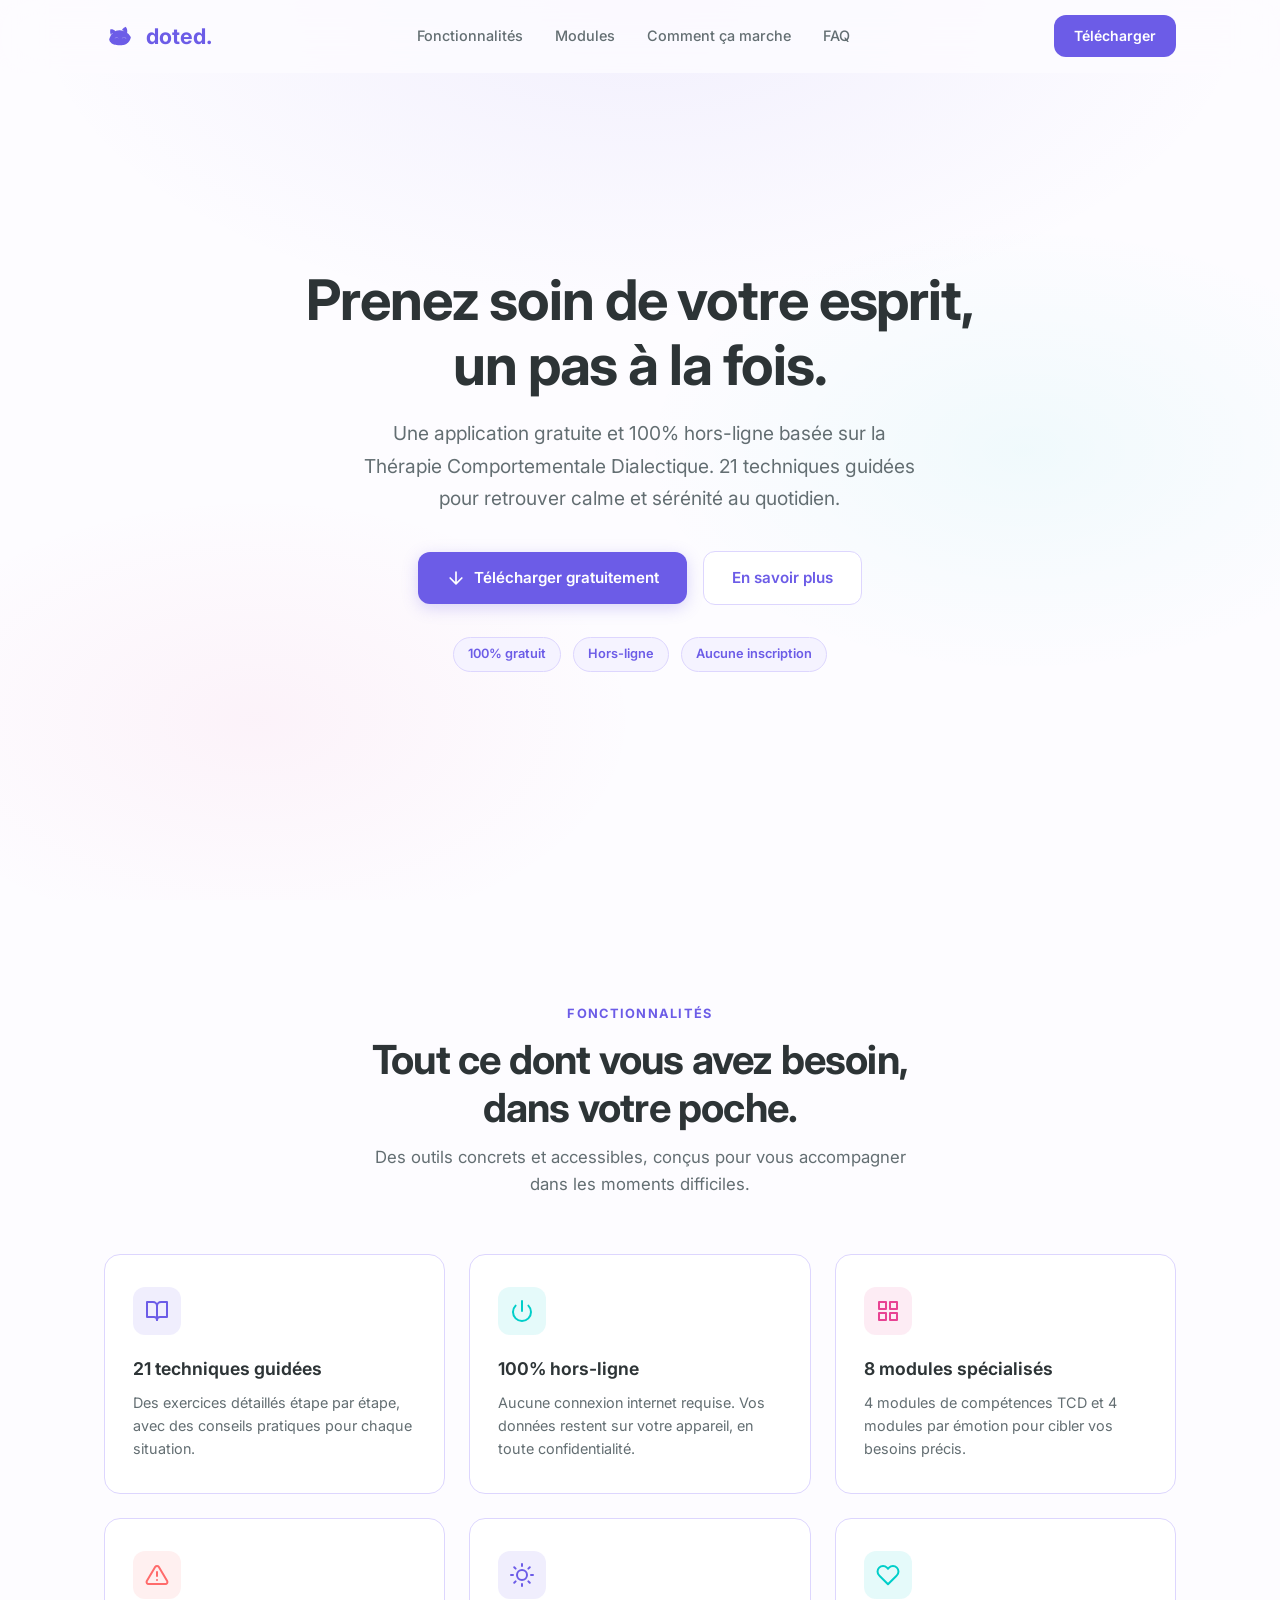
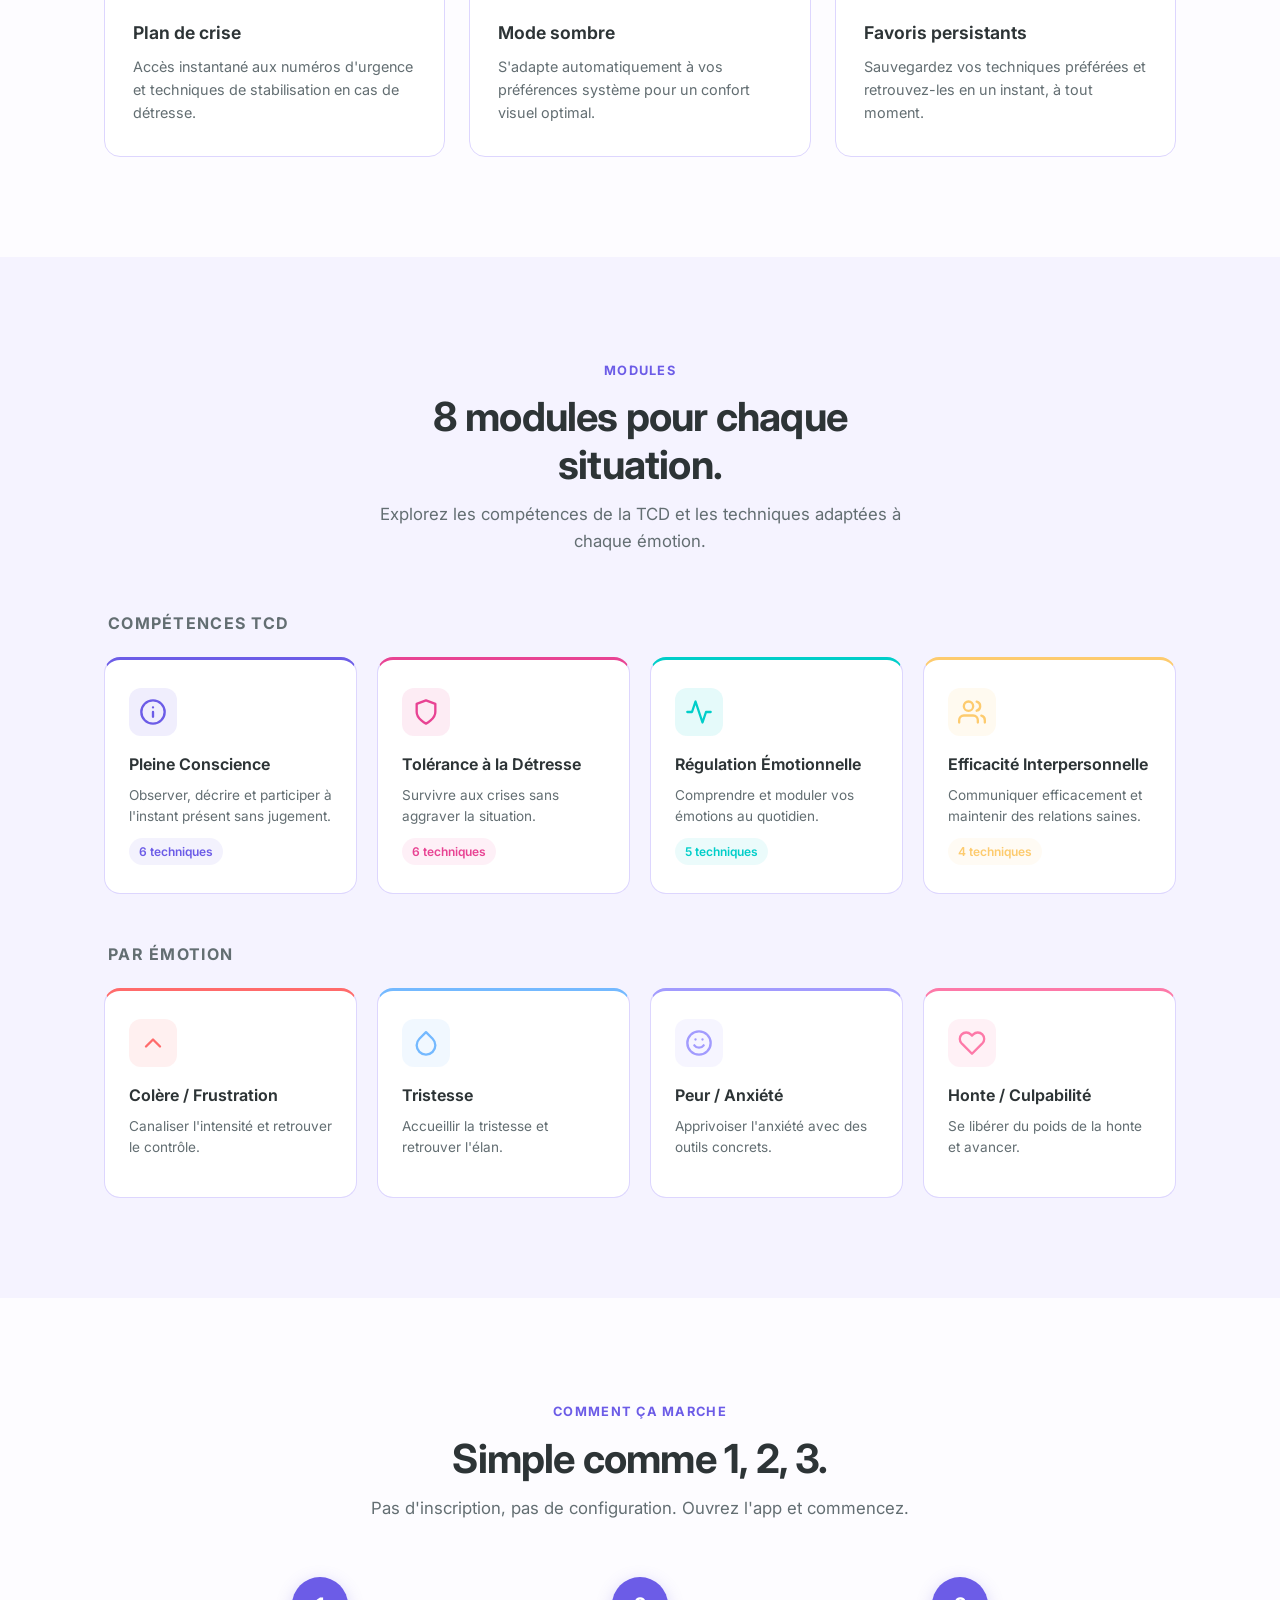
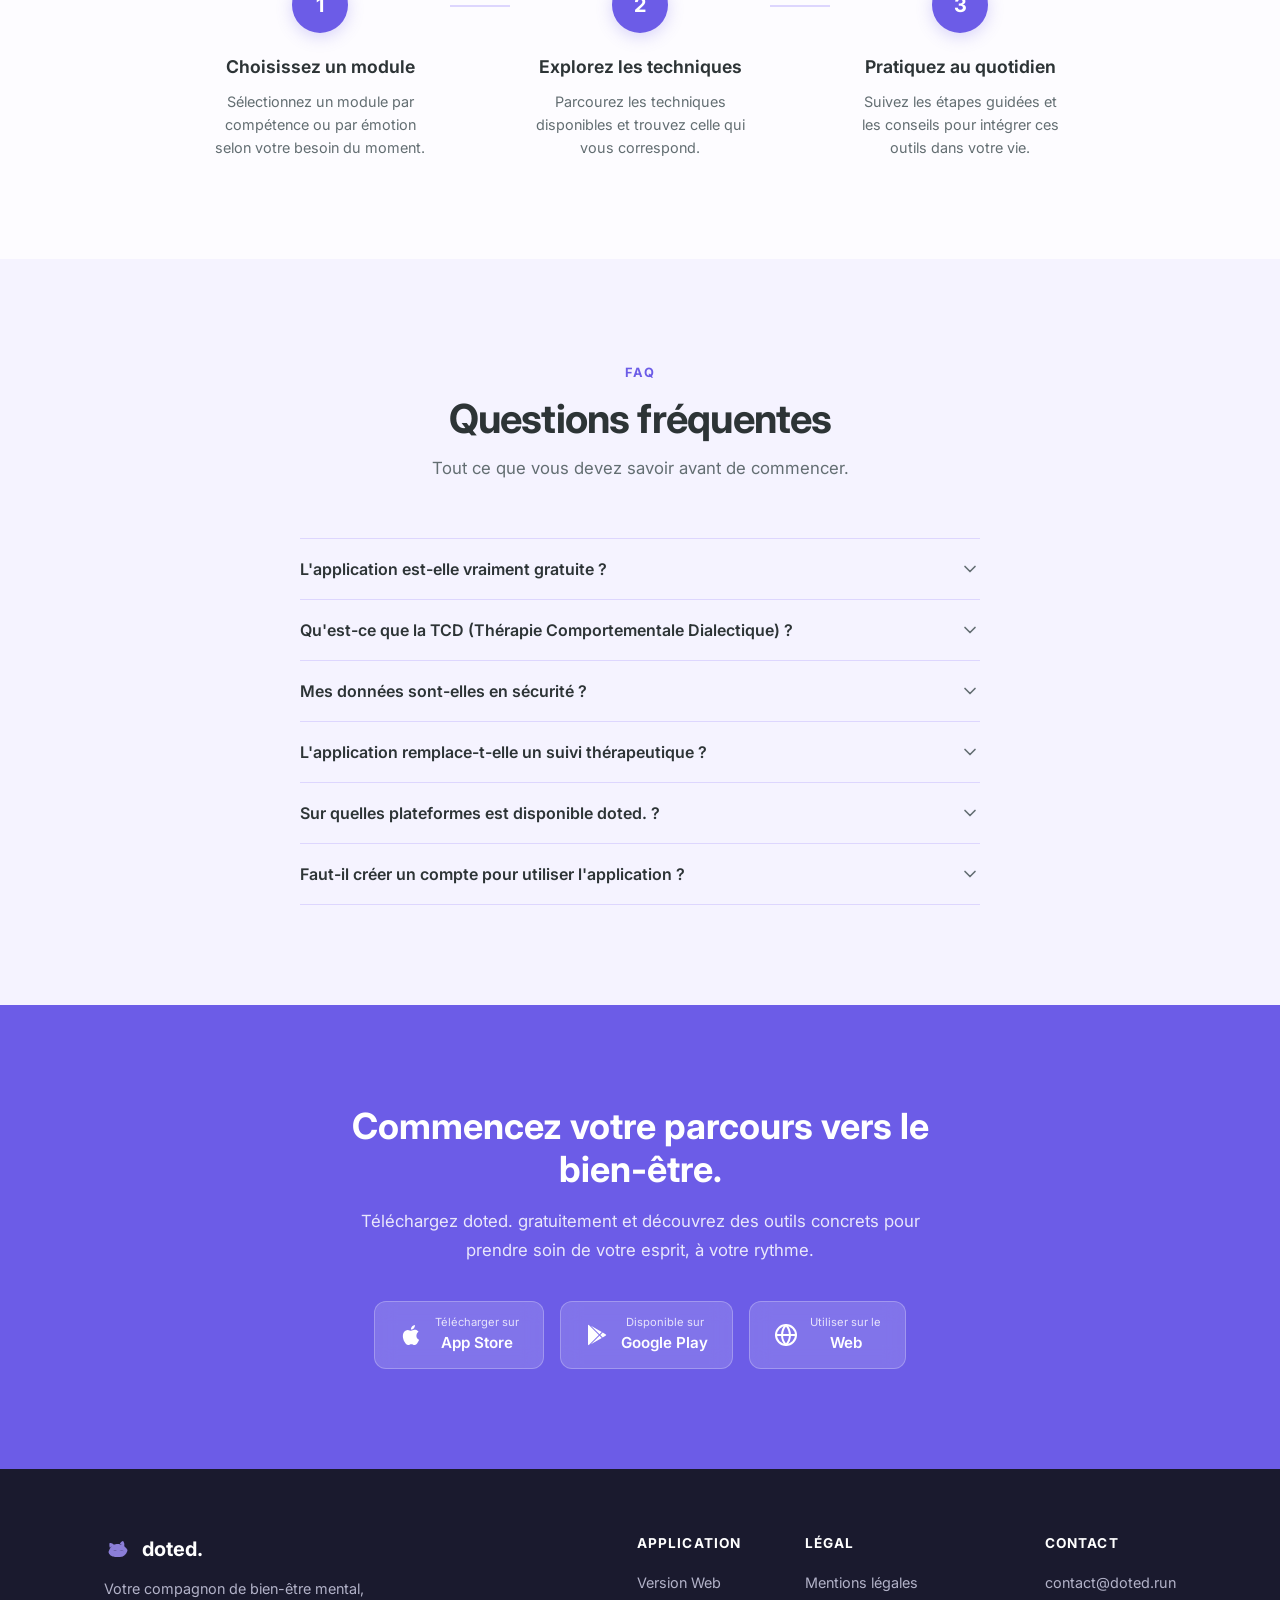
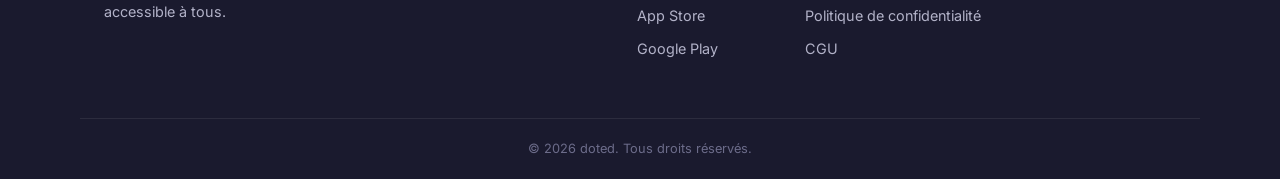
<file: index.html>
<!DOCTYPE html>
<html lang="fr">
<head>
  <meta charset="UTF-8">
  <meta name="viewport" content="width=device-width, initial-scale=1.0">
  <title>doted. — Votre compagnon de bien-être mental</title>
  <meta name="description" content="doted. est une application gratuite et 100% hors-ligne basée sur la Thérapie Comportementale Dialectique (TCD). 21 techniques guidées pour prendre soin de votre esprit.">
  <meta name="theme-color" content="#6C5CE7">
  <link rel="preconnect" href="https://fonts.googleapis.com">
  <link rel="preconnect" href="https://fonts.gstatic.com" crossorigin>
  <link href="https://fonts.googleapis.com/css2?family=Inter:wght@400;500;600;700&display=swap" rel="stylesheet">
  <link rel="icon" type="image/svg+xml" href="assets/favicon.svg">
  <link rel="stylesheet" href="style.css">
</head>
<body>

  <!-- ==================== NAVBAR ==================== -->
  <nav class="navbar" id="navbar">
    <div class="nav-container">
      <a href="#" class="nav-logo">
        <svg class="nav-logo-icon" viewBox="0 0 27 39" fill="currentColor" xmlns="http://www.w3.org/2000/svg">
          <path fill-rule="evenodd" clip-rule="evenodd" d="M5.09692 15.5294C5.06227 15.5403 5.03079 15.5451 5.00421 15.5593C4.79521 15.6713 4.58203 15.7766 4.38001 15.9006C4.14262 16.0463 3.91343 16.2063 3.70638 16.3967C3.62786 16.469 3.54246 16.5334 3.46013 16.6012C3.45165 16.6081 3.44195 16.6136 3.43401 16.6212C3.20019 16.8442 2.95182 17.0523 2.75923 17.3173C2.71891 17.3728 2.66902 17.421 2.62507 17.4738C2.5354 17.5817 2.44709 17.6907 2.3576 17.7987C2.33197 17.8296 2.31129 17.8774 2.26448 17.8682C2.22103 17.8597 2.20865 17.8133 2.19336 17.7739C2.14556 17.6502 2.09526 17.5275 2.04668 17.4042C1.95646 17.1751 1.88058 16.9411 1.82003 16.702C1.80234 16.6322 1.78724 16.5615 1.76451 16.4934C1.70795 16.3243 1.68478 16.148 1.65416 15.9735C1.62364 15.7992 1.59379 15.6242 1.57637 15.4482C1.55156 15.1974 1.5102 14.9483 1.51161 14.6946C1.5146 14.1584 1.51034 13.622 1.51374 13.0858C1.51455 12.9566 1.52208 12.8251 1.54785 12.6992C1.5756 12.5635 1.58227 12.4261 1.60363 12.2904C1.60876 12.2576 1.61715 12.2254 1.62309 12.1927C1.6552 12.0155 1.68564 11.838 1.71984 11.6612C1.72923 11.6127 1.74728 11.5654 1.76529 11.5192C1.80035 11.429 1.83813 11.34 1.87786 11.2431C1.90548 11.2411 1.93746 11.2367 1.96948 11.2367C2.31755 11.2362 2.66571 11.232 3.01369 11.2376C3.32538 11.2426 3.62918 11.308 3.92998 11.3867C4.17468 11.4507 4.41752 11.5226 4.66327 11.582C4.8886 11.6364 5.10232 11.7249 5.32094 11.7989C5.54519 11.8747 5.74834 11.9987 5.95843 12.1065C6.06983 12.1636 6.18172 12.2196 6.29344 12.2761C6.36642 12.3128 6.44166 12.3456 6.51197 12.387C6.58458 12.4299 6.65362 12.4794 6.72206 12.5291C6.80837 12.5916 6.89269 12.657 6.97755 12.7216C7.22112 12.9069 7.43099 13.1285 7.62711 13.3631C7.6965 13.4461 7.74476 13.5476 7.80781 13.649C7.83425 13.6375 7.86582 13.6238 7.8973 13.6101C8.06167 13.5381 8.22328 13.4584 8.39101 13.396C8.6075 13.3154 8.82847 13.2471 9.04855 13.1767C9.12347 13.1528 9.20194 13.1406 9.27805 13.1201C9.48805 13.0634 9.6966 13.0006 9.90769 12.9488C10.2008 12.8768 10.4955 12.8111 10.79 12.7454C11.0432 12.6889 11.3002 12.6661 11.5592 12.6599C11.6895 12.6567 11.8195 12.6346 11.9497 12.6338C12.6839 12.6297 13.4182 12.6288 14.1525 12.6288C14.2529 12.6288 14.3533 12.6385 14.4536 12.6457C14.6407 12.6592 14.8281 12.6704 15.0146 12.6899C15.1197 12.7009 15.224 12.7235 15.3275 12.7466C15.5049 12.7862 15.683 12.8246 15.8581 12.8737C16.0909 12.939 16.3214 13.0132 16.5524 13.0852C16.6977 13.1306 16.8428 13.1769 16.9867 13.2268C17.1974 13.2998 17.4075 13.3745 17.6166 13.4523C17.7871 13.5158 17.9588 13.5775 18.1239 13.6539C18.2666 13.7198 18.4011 13.8043 18.5382 13.8825C18.5758 13.904 18.6105 13.9297 18.6621 13.9248C18.666 13.8398 18.6271 13.7773 18.5783 13.7216C18.5256 13.6613 18.4648 13.6107 18.3905 13.578C18.2838 13.5309 18.2032 13.447 18.1196 13.3686C18.0593 13.312 17.999 13.2573 17.9221 13.2249C17.8998 13.2155 17.8782 13.202 17.8597 13.1862C17.6982 13.048 17.5107 12.9538 17.327 12.8527C17.2819 12.8279 17.2428 12.7918 17.1993 12.7635C17.0691 12.6788 16.9412 12.5898 16.8066 12.5128C16.6577 12.4276 16.5026 12.3538 16.3502 12.2751C16.2896 12.2438 16.2283 12.2137 16.1685 12.1809C16.1194 12.1539 16.0925 12.1115 16.0923 12.0528C16.0921 12.0112 16.0862 11.9692 16.0902 11.928C16.0932 11.8963 16.1008 11.8608 16.1182 11.8355C16.2335 11.6676 16.3501 11.5007 16.4702 11.3365C16.5333 11.2502 16.6003 11.1663 16.6722 11.0876C16.8742 10.8665 17.0774 10.6465 17.2845 10.4304C17.4061 10.3035 17.5372 10.1862 17.6615 10.0618C17.7506 9.97276 17.8312 9.87442 17.9234 9.78913C18.0056 9.71311 18.0986 9.64923 18.187 9.58021C18.2688 9.51647 18.3497 9.45161 18.4328 9.38977C18.5315 9.31635 18.6304 9.24325 18.732 9.17418C18.9762 9.00815 19.2322 8.86413 19.5013 8.74429C19.5632 8.71672 19.6195 8.67614 19.68 8.64478C19.8179 8.57321 19.9571 8.50414 20.0953 8.43294C20.1461 8.40672 20.1954 8.37735 20.2453 8.34932C20.3139 8.31078 20.3572 8.31491 20.4145 8.36758C20.4387 8.38986 20.4613 8.41404 20.4841 8.43785C20.5887 8.54676 20.6921 8.65683 20.7978 8.76462C20.908 8.8771 21.0012 9.00278 21.0822 9.13814C21.1715 9.28725 21.26 9.43684 21.3479 9.58679C21.4191 9.7082 21.4971 9.82638 21.5572 9.95335C21.641 10.1305 21.7142 10.3132 21.7858 10.4959C21.8554 10.6735 21.9198 10.8533 21.9815 11.0339C22.0047 11.1015 22.0122 11.1746 22.0298 11.2444C22.0561 11.349 22.0869 11.4525 22.1124 11.5573C22.1255 11.6111 22.1289 11.6672 22.141 11.7213C22.1572 11.7939 22.1812 11.8648 22.1952 11.9378C22.214 12.0354 22.2301 12.1339 22.2409 12.2328C22.2584 12.3928 22.2525 12.5579 22.2889 12.7128C22.3635 13.0307 22.3586 13.3518 22.3614 13.6736C22.3622 13.7624 22.3646 13.8515 22.3594 13.9401C22.3517 14.0701 22.3408 14.2002 22.3259 14.3296C22.3005 14.5502 22.2707 14.7702 22.2435 14.9906C22.2315 15.0872 22.2137 15.1811 22.1745 15.2716C22.1415 15.348 22.128 15.4318 22.1361 15.516C22.1391 15.5478 22.1481 15.5845 22.1672 15.6083C22.2481 15.7088 22.3341 15.8031 22.4457 15.8729C22.5285 15.9247 22.602 15.9929 22.6765 16.0576C22.7822 16.1494 22.8825 16.2478 22.9895 16.3377C23.1215 16.4485 23.2604 16.5508 23.392 16.662C23.4757 16.7327 23.5537 16.8107 23.6305 16.8892C23.8784 17.1429 24.1279 17.3953 24.3703 17.6544C24.5317 17.8268 24.6823 18.0096 24.8373 18.1882C24.9274 18.292 25.0179 18.3955 25.1058 18.5012C25.2128 18.6299 25.3184 18.7594 25.4061 18.9038C25.4487 18.9739 25.5083 19.033 25.5568 19.0996C25.6246 19.1926 25.6899 19.2875 25.755 19.3825C25.8437 19.512 25.9233 19.6489 26.0209 19.7708C26.2182 20.0173 26.3577 20.3011 26.5246 20.5668C26.5942 20.6778 26.6744 20.7956 26.6804 20.9361C26.6858 21.066 26.6916 21.199 26.6711 21.3262C26.6325 21.5665 26.5765 21.8039 26.501 22.0358C26.4506 22.1904 26.4054 22.3468 26.359 22.5028C26.2074 23.0128 26.0134 23.5056 25.7792 23.9816C25.612 24.3214 25.4454 24.6617 25.2661 24.9949C25.1472 25.2159 25.0108 25.4275 24.8741 25.6378C24.757 25.8179 24.63 25.9913 24.5043 26.1654C24.4029 26.3059 24.3011 26.4465 24.1921 26.5808C24.0326 26.7771 23.8691 26.9701 23.7023 27.16C23.559 27.3231 23.4116 27.4829 23.2603 27.6383C23.1725 27.7284 23.074 27.8076 22.9791 27.8904C22.878 27.9785 22.7762 28.0661 22.6733 28.1521C22.5998 28.2134 22.5236 28.2713 22.4491 28.3314C22.3959 28.3744 22.3419 28.4165 22.2908 28.462C22.0954 28.6358 21.8729 28.7708 21.6599 28.9189C21.3117 29.1611 20.9471 29.3759 20.5727 29.5731C20.3701 29.6796 20.1606 29.769 19.9483 29.8543C19.6068 29.9916 19.2604 30.1134 18.9119 30.2297C18.6013 30.3333 18.2827 30.401 17.9606 30.4558C17.5895 30.5189 17.2147 30.5369 16.8411 30.5716C16.6461 30.5897 16.4513 30.6088 16.2563 30.6267C16.2076 30.6312 16.1586 30.6347 16.1097 30.6362C14.8396 30.6753 13.569 30.6698 12.2985 30.667C11.7136 30.6657 11.1286 30.6697 10.5437 30.6666C10.1734 30.6646 9.80482 30.6341 9.43875 30.5749C9.28857 30.5507 9.13735 30.5329 8.98786 30.5053C8.64886 30.4427 8.31054 30.3765 7.97218 30.3103C7.86841 30.29 7.76495 30.2675 7.66235 30.2419C7.44364 30.1872 7.22584 30.1287 7.00713 30.0739C6.40687 29.9236 5.819 29.7327 5.2452 29.4992C4.85671 29.341 4.47277 29.171 4.08946 29.0001C3.99067 28.956 3.90041 28.891 3.80897 28.8312C3.67199 28.7416 3.53719 28.6486 3.40217 28.5559C3.37981 28.5406 3.36071 28.5202 3.34039 28.5018C3.17983 28.3573 3.02539 28.205 2.83593 28.0979C2.81974 28.0887 2.807 28.0728 2.79357 28.0591C2.50855 27.7687 2.22189 27.4799 1.94009 27.1863C1.87655 27.1201 1.83024 27.0367 1.77531 26.9617C1.72016 26.8865 1.66319 26.8125 1.60885 26.7367C1.55293 26.6586 1.49097 26.5834 1.44634 26.4989C1.3646 26.3442 1.26926 26.2007 1.16639 26.06C1.08258 25.9453 1.02035 25.8137 0.953081 25.6871C0.90523 25.597 0.861143 25.5044 0.822046 25.4101C0.72158 25.1676 0.621478 24.9247 0.528315 24.6793C0.495295 24.5923 0.489943 24.4946 0.459509 24.4062C0.401225 24.237 0.368614 24.0649 0.365575 23.8855C0.363806 23.7834 0.34657 23.6813 0.348838 23.5795C0.350153 23.5207 0.372696 23.4611 0.392381 23.4043C0.421999 23.3188 0.450982 23.2321 0.491757 23.152C0.615854 22.908 0.64216 22.6325 0.738272 22.3796C0.828123 22.1431 0.891532 21.896 1.01536 21.6731C1.03613 21.6357 1.04157 21.5895 1.05418 21.5474C1.06842 21.4999 1.0784 21.4505 1.09809 21.4055C1.14444 21.2995 1.19778 21.1967 1.24359 21.0906C1.26296 21.0456 1.27049 20.9953 1.2836 20.9475C1.29521 20.9051 1.30129 20.8599 1.31993 20.821C1.40515 20.6427 1.49405 20.4662 1.58145 20.289C1.70197 20.0445 1.82302 19.8002 1.94249 19.5553C2.03802 19.3595 2.13163 19.1627 2.22616 18.9664C2.23214 18.9539 2.23836 18.9416 2.2453 18.9297C2.3469 18.7559 2.44623 18.5805 2.55146 18.409C2.6018 18.327 2.66399 18.2526 2.72005 18.1742C2.81112 18.0468 2.90678 17.9223 2.99119 17.7903C3.13919 17.559 3.32352 17.3598 3.51148 17.1642C3.8507 16.8113 4.19233 16.4608 4.53749 16.1139C4.64562 16.0052 4.76845 15.9119 4.88406 15.8109C4.94189 15.7604 4.99986 15.71 5.05533 15.6569C5.08486 15.6288 5.11348 15.5969 5.09692 15.5294ZM21.1519 22.5579C21.1556 22.551 21.1593 22.544 21.163 22.5371C21.1531 22.5246 21.144 22.5113 21.1333 22.4995C21.0635 22.4219 20.9958 22.3422 20.9222 22.2686C20.8907 22.2369 20.8475 22.2168 20.808 22.1943C20.7846 22.1809 20.7512 22.1798 20.7345 22.1616C20.6617 22.0824 20.5626 22.0486 20.4743 21.9966C20.3447 21.9202 20.2144 21.845 20.0847 21.7687C20.0362 21.7402 19.991 21.7045 19.9401 21.6814C19.802 21.6187 19.6604 21.5637 19.5225 21.5005C19.3168 21.4063 19.0943 21.376 18.8781 21.3249C18.7451 21.2934 18.6031 21.2982 18.4651 21.2929C18.3816 21.2896 18.2977 21.2969 18.2141 21.3017C18.1821 21.3035 18.1505 21.312 18.1186 21.3163C18.0759 21.3222 18.0323 21.324 17.9901 21.3329C17.9374 21.3441 17.8864 21.3564 17.8308 21.3504C17.7978 21.3469 17.7617 21.3608 17.7287 21.3722C17.6186 21.4103 17.5118 21.462 17.3991 21.4879C17.2063 21.5322 17.0362 21.6338 16.851 21.6961C16.7899 21.7165 16.7298 21.7428 16.6734 21.7743C16.6024 21.8138 16.5351 21.8606 16.4671 21.9057C16.3238 22.001 16.1789 22.094 16.0388 22.1942C15.9477 22.2593 15.8639 22.3352 15.832 22.454C15.8792 22.4782 15.9111 22.448 15.945 22.4272C15.9868 22.4017 16.0275 22.3742 16.0703 22.3506C16.1298 22.3179 16.1952 22.2945 16.2499 22.2553C16.3108 22.2117 16.376 22.1813 16.4429 22.1505C16.579 22.0879 16.7116 22.0176 16.8466 21.9527C16.8979 21.928 16.9504 21.9032 17.005 21.8886C17.1937 21.8382 17.3834 21.7913 17.5731 21.7453C17.6252 21.7326 17.679 21.7217 17.7323 21.7199C17.9441 21.7127 18.156 21.7037 18.3676 21.7063C18.6037 21.7092 18.84 21.7182 19.0755 21.7352C19.2987 21.7514 19.5139 21.8144 19.7225 21.8942C19.9359 21.9759 20.1442 22.0711 20.356 22.1571C20.6086 22.2596 20.8545 22.3753 21.0833 22.5265C21.1041 22.5402 21.129 22.5475 21.1519 22.5579ZM6.96141 22.4309C7.02332 22.4553 7.06078 22.4341 7.09811 22.413C7.18352 22.3646 7.26775 22.3139 7.35438 22.268C7.59627 22.1399 7.83584 22.0067 8.08258 21.889C8.29921 21.7858 8.5254 21.7169 8.77101 21.7115C9.19786 21.7021 9.6244 21.6797 10.0514 21.7006C10.1432 21.7051 10.2347 21.7182 10.326 21.7301C10.4329 21.7441 10.5405 21.7559 10.6458 21.7781C10.8 21.8105 10.9498 21.8598 11.0932 21.9276C11.1989 21.9775 11.306 22.0242 11.411 22.0756C11.5356 22.1365 11.659 22.2002 11.7822 22.2643C11.8323 22.2904 11.8814 22.3192 11.9291 22.3498C12.0507 22.428 12.1712 22.5079 12.2922 22.5871C12.2963 22.5822 12.3004 22.5772 12.3045 22.5723C12.2521 22.5097 12.2038 22.4427 12.1461 22.3856C12.0799 22.3202 12.0047 22.2643 11.9345 22.2029C11.8317 22.1131 11.7345 22.0172 11.611 21.9539C11.3906 21.8407 11.1733 21.7211 10.9542 21.6053C10.8829 21.5677 10.8123 21.5262 10.7369 21.4996C10.6219 21.459 10.5011 21.4353 10.3862 21.3944C10.2189 21.3348 10.0454 21.3218 9.87213 21.3193C9.64131 21.316 9.41004 21.3227 9.17949 21.3356C9.03657 21.3435 8.8912 21.3384 8.75141 21.3822C8.72565 21.3902 8.69825 21.3931 8.67149 21.3978C8.49687 21.4281 8.32769 21.4775 8.16885 21.5578C8.01822 21.6341 7.87308 21.7189 7.73225 21.8147C7.4919 21.9784 7.256 22.1464 7.04055 22.3432C7.01488 22.3666 6.99352 22.395 6.96141 22.4309Z"/>
        </svg>
        <span>doted.</span>
      </a>
      <div class="nav-links" id="navLinks">
        <a href="#features">Fonctionnalités</a>
        <a href="#modules">Modules</a>
        <a href="#how-it-works">Comment ça marche</a>
        <a href="#faq">FAQ</a>
      </div>
      <a href="#download" class="nav-cta">Télécharger</a>
      <button class="nav-toggle" id="navToggle" aria-label="Menu">
        <span></span>
        <span></span>
        <span></span>
      </button>
    </div>
  </nav>

  <!-- ==================== HERO ==================== -->
  <section class="hero" id="hero">
    <div class="hero-bg"></div>
    <div class="container hero-content">
      <h1 class="hero-title fade-up">Prenez soin de votre esprit,<br>un pas à la fois.</h1>
      <p class="hero-subtitle fade-up">
        Une application gratuite et 100% hors-ligne basée sur la Thérapie Comportementale Dialectique.
        21 techniques guidées pour retrouver calme et sérénité au quotidien.
      </p>
      <div class="hero-buttons fade-up">
        <a href="#download" class="btn btn-primary">
          <svg width="20" height="20" viewBox="0 0 24 24" fill="none" stroke="currentColor" stroke-width="2" stroke-linecap="round" stroke-linejoin="round"><path d="M12 5v14M5 12l7 7 7-7"/></svg>
          Télécharger gratuitement
        </a>
        <a href="#features" class="btn btn-secondary">En savoir plus</a>
      </div>
      <div class="hero-badge fade-up">
        <span class="badge">100% gratuit</span>
        <span class="badge">Hors-ligne</span>
        <span class="badge">Aucune inscription</span>
      </div>
    </div>
  </section>

  <!-- ==================== FEATURES ==================== -->
  <section class="features" id="features">
    <div class="container">
      <div class="section-header fade-up">
        <span class="section-label">Fonctionnalités</span>
        <h2>Tout ce dont vous avez besoin, dans votre poche.</h2>
        <p>Des outils concrets et accessibles, conçus pour vous accompagner dans les moments difficiles.</p>
      </div>
      <div class="features-grid">
        <div class="feature-card fade-up">
          <div class="feature-icon" style="--accent: #6C5CE7">
            <svg width="24" height="24" viewBox="0 0 24 24" fill="none" stroke="currentColor" stroke-width="2" stroke-linecap="round" stroke-linejoin="round"><path d="M2 3h6a4 4 0 0 1 4 4v14a3 3 0 0 0-3-3H2z"/><path d="M22 3h-6a4 4 0 0 0-4 4v14a3 3 0 0 1 3-3h7z"/></svg>
          </div>
          <h3>21 techniques guidées</h3>
          <p>Des exercices détaillés étape par étape, avec des conseils pratiques pour chaque situation.</p>
        </div>
        <div class="feature-card fade-up">
          <div class="feature-icon" style="--accent: #00CEC9">
            <svg width="24" height="24" viewBox="0 0 24 24" fill="none" stroke="currentColor" stroke-width="2" stroke-linecap="round" stroke-linejoin="round"><path d="M18.36 6.64a9 9 0 1 1-12.73 0"/><line x1="12" y1="2" x2="12" y2="12"/></svg>
          </div>
          <h3>100% hors-ligne</h3>
          <p>Aucune connexion internet requise. Vos données restent sur votre appareil, en toute confidentialité.</p>
        </div>
        <div class="feature-card fade-up">
          <div class="feature-icon" style="--accent: #E84393">
            <svg width="24" height="24" viewBox="0 0 24 24" fill="none" stroke="currentColor" stroke-width="2" stroke-linecap="round" stroke-linejoin="round"><rect x="3" y="3" width="7" height="7"/><rect x="14" y="3" width="7" height="7"/><rect x="3" y="14" width="7" height="7"/><rect x="14" y="14" width="7" height="7"/></svg>
          </div>
          <h3>8 modules spécialisés</h3>
          <p>4 modules de compétences TCD et 4 modules par émotion pour cibler vos besoins précis.</p>
        </div>
        <div class="feature-card fade-up">
          <div class="feature-icon" style="--accent: #FF6B6B">
            <svg width="24" height="24" viewBox="0 0 24 24" fill="none" stroke="currentColor" stroke-width="2" stroke-linecap="round" stroke-linejoin="round"><path d="M10.29 3.86L1.82 18a2 2 0 0 0 1.71 3h16.94a2 2 0 0 0 1.71-3L13.71 3.86a2 2 0 0 0-3.42 0z"/><line x1="12" y1="9" x2="12" y2="13"/><line x1="12" y1="17" x2="12.01" y2="17"/></svg>
          </div>
          <h3>Plan de crise</h3>
          <p>Accès instantané aux numéros d'urgence et techniques de stabilisation en cas de détresse.</p>
        </div>
        <div class="feature-card fade-up">
          <div class="feature-icon" style="--accent: #6C5CE7">
            <svg width="24" height="24" viewBox="0 0 24 24" fill="none" stroke="currentColor" stroke-width="2" stroke-linecap="round" stroke-linejoin="round"><circle cx="12" cy="12" r="5"/><path d="M12 1v2M12 21v2M4.22 4.22l1.42 1.42M18.36 18.36l1.42 1.42M1 12h2M21 12h2M4.22 19.78l1.42-1.42M18.36 5.64l1.42-1.42"/></svg>
          </div>
          <h3>Mode sombre</h3>
          <p>S'adapte automatiquement à vos préférences système pour un confort visuel optimal.</p>
        </div>
        <div class="feature-card fade-up">
          <div class="feature-icon" style="--accent: #00CEC9">
            <svg width="24" height="24" viewBox="0 0 24 24" fill="none" stroke="currentColor" stroke-width="2" stroke-linecap="round" stroke-linejoin="round"><path d="M20.84 4.61a5.5 5.5 0 0 0-7.78 0L12 5.67l-1.06-1.06a5.5 5.5 0 0 0-7.78 7.78l1.06 1.06L12 21.23l7.78-7.78 1.06-1.06a5.5 5.5 0 0 0 0-7.78z"/></svg>
          </div>
          <h3>Favoris persistants</h3>
          <p>Sauvegardez vos techniques préférées et retrouvez-les en un instant, à tout moment.</p>
        </div>
      </div>
    </div>
  </section>

  <!-- ==================== MODULES ==================== -->
  <section class="modules" id="modules">
    <div class="container">
      <div class="section-header fade-up">
        <span class="section-label">Modules</span>
        <h2>8 modules pour chaque situation.</h2>
        <p>Explorez les compétences de la TCD et les techniques adaptées à chaque émotion.</p>
      </div>
      <div class="modules-group fade-up">
        <h3 class="modules-group-title">Compétences TCD</h3>
        <div class="modules-grid">
          <div class="module-card" style="--module-color: #6C5CE7">
            <div class="module-icon">
              <svg width="28" height="28" viewBox="0 0 24 24" fill="none" stroke="currentColor" stroke-width="2" stroke-linecap="round" stroke-linejoin="round"><circle cx="12" cy="12" r="10"/><path d="M12 16v-4M12 8h.01"/></svg>
            </div>
            <h4>Pleine Conscience</h4>
            <p>Observer, décrire et participer à l'instant présent sans jugement.</p>
            <span class="module-count">6 techniques</span>
          </div>
          <div class="module-card" style="--module-color: #E84393">
            <div class="module-icon">
              <svg width="28" height="28" viewBox="0 0 24 24" fill="none" stroke="currentColor" stroke-width="2" stroke-linecap="round" stroke-linejoin="round"><path d="M12 22s8-4 8-10V5l-8-3-8 3v7c0 6 8 10 8 10z"/></svg>
            </div>
            <h4>Tolérance à la Détresse</h4>
            <p>Survivre aux crises sans aggraver la situation.</p>
            <span class="module-count">6 techniques</span>
          </div>
          <div class="module-card" style="--module-color: #00CEC9">
            <div class="module-icon">
              <svg width="28" height="28" viewBox="0 0 24 24" fill="none" stroke="currentColor" stroke-width="2" stroke-linecap="round" stroke-linejoin="round"><path d="M22 12h-4l-3 9L9 3l-3 9H2"/></svg>
            </div>
            <h4>Régulation Émotionnelle</h4>
            <p>Comprendre et moduler vos émotions au quotidien.</p>
            <span class="module-count">5 techniques</span>
          </div>
          <div class="module-card" style="--module-color: #FDCB6E">
            <div class="module-icon">
              <svg width="28" height="28" viewBox="0 0 24 24" fill="none" stroke="currentColor" stroke-width="2" stroke-linecap="round" stroke-linejoin="round"><path d="M17 21v-2a4 4 0 0 0-4-4H5a4 4 0 0 0-4 4v2"/><circle cx="9" cy="7" r="4"/><path d="M23 21v-2a4 4 0 0 0-3-3.87"/><path d="M16 3.13a4 4 0 0 1 0 7.75"/></svg>
            </div>
            <h4>Efficacité Interpersonnelle</h4>
            <p>Communiquer efficacement et maintenir des relations saines.</p>
            <span class="module-count">4 techniques</span>
          </div>
        </div>
      </div>
      <div class="modules-group fade-up">
        <h3 class="modules-group-title">Par émotion</h3>
        <div class="modules-grid">
          <div class="module-card" style="--module-color: #FF6B6B">
            <div class="module-icon">
              <svg width="28" height="28" viewBox="0 0 24 24" fill="none" stroke="currentColor" stroke-width="2" stroke-linecap="round" stroke-linejoin="round"><path d="M18 15l-6-6-6 6"/></svg>
            </div>
            <h4>Colère / Frustration</h4>
            <p>Canaliser l'intensité et retrouver le contrôle.</p>
          </div>
          <div class="module-card" style="--module-color: #74B9FF">
            <div class="module-icon">
              <svg width="28" height="28" viewBox="0 0 24 24" fill="none" stroke="currentColor" stroke-width="2" stroke-linecap="round" stroke-linejoin="round"><path d="M12 2.69l5.66 5.66a8 8 0 1 1-11.31 0z"/></svg>
            </div>
            <h4>Tristesse</h4>
            <p>Accueillir la tristesse et retrouver l'élan.</p>
          </div>
          <div class="module-card" style="--module-color: #A29BFE">
            <div class="module-icon">
              <svg width="28" height="28" viewBox="0 0 24 24" fill="none" stroke="currentColor" stroke-width="2" stroke-linecap="round" stroke-linejoin="round"><circle cx="12" cy="12" r="10"/><path d="M8 14s1.5 2 4 2 4-2 4-2"/><line x1="9" y1="9" x2="9.01" y2="9"/><line x1="15" y1="9" x2="15.01" y2="9"/></svg>
            </div>
            <h4>Peur / Anxiété</h4>
            <p>Apprivoiser l'anxiété avec des outils concrets.</p>
          </div>
          <div class="module-card" style="--module-color: #FD79A8">
            <div class="module-icon">
              <svg width="28" height="28" viewBox="0 0 24 24" fill="none" stroke="currentColor" stroke-width="2" stroke-linecap="round" stroke-linejoin="round"><path d="M20.84 4.61a5.5 5.5 0 0 0-7.78 0L12 5.67l-1.06-1.06a5.5 5.5 0 0 0-7.78 7.78l1.06 1.06L12 21.23l7.78-7.78 1.06-1.06a5.5 5.5 0 0 0 0-7.78z"/></svg>
            </div>
            <h4>Honte / Culpabilité</h4>
            <p>Se libérer du poids de la honte et avancer.</p>
          </div>
        </div>
      </div>
    </div>
  </section>

  <!-- ==================== HOW IT WORKS ==================== -->
  <section class="how-it-works" id="how-it-works">
    <div class="container">
      <div class="section-header fade-up">
        <span class="section-label">Comment ça marche</span>
        <h2>Simple comme 1, 2, 3.</h2>
        <p>Pas d'inscription, pas de configuration. Ouvrez l'app et commencez.</p>
      </div>
      <div class="steps">
        <div class="step fade-up">
          <div class="step-number">1</div>
          <h3>Choisissez un module</h3>
          <p>Sélectionnez un module par compétence ou par émotion selon votre besoin du moment.</p>
        </div>
        <div class="step-connector fade-up"></div>
        <div class="step fade-up">
          <div class="step-number">2</div>
          <h3>Explorez les techniques</h3>
          <p>Parcourez les techniques disponibles et trouvez celle qui vous correspond.</p>
        </div>
        <div class="step-connector fade-up"></div>
        <div class="step fade-up">
          <div class="step-number">3</div>
          <h3>Pratiquez au quotidien</h3>
          <p>Suivez les étapes guidées et les conseils pour intégrer ces outils dans votre vie.</p>
        </div>
      </div>
    </div>
  </section>

  <!-- ==================== FAQ ==================== -->
  <section class="faq" id="faq">
    <div class="container">
      <div class="section-header fade-up">
        <span class="section-label">FAQ</span>
        <h2>Questions fréquentes</h2>
        <p>Tout ce que vous devez savoir avant de commencer.</p>
      </div>
      <div class="faq-list fade-up">
        <div class="faq-item">
          <button class="faq-question" aria-expanded="false">
            <span>L'application est-elle vraiment gratuite ?</span>
            <svg class="faq-chevron" width="20" height="20" viewBox="0 0 24 24" fill="none" stroke="currentColor" stroke-width="2" stroke-linecap="round" stroke-linejoin="round"><path d="M6 9l6 6 6-6"/></svg>
          </button>
          <div class="faq-answer">
            <p>Oui, doted. est entièrement gratuite, sans publicité et sans achat intégré. Notre mission est de rendre les outils de bien-être mental accessibles à tous.</p>
          </div>
        </div>
        <div class="faq-item">
          <button class="faq-question" aria-expanded="false">
            <span>Qu'est-ce que la TCD (Thérapie Comportementale Dialectique) ?</span>
            <svg class="faq-chevron" width="20" height="20" viewBox="0 0 24 24" fill="none" stroke="currentColor" stroke-width="2" stroke-linecap="round" stroke-linejoin="round"><path d="M6 9l6 6 6-6"/></svg>
          </button>
          <div class="faq-answer">
            <p>La TCD (ou DBT en anglais) est une thérapie développée par Marsha Linehan. Elle combine des techniques de pleine conscience, de régulation émotionnelle, de tolérance à la détresse et d'efficacité interpersonnelle pour aider à mieux gérer les émotions intenses.</p>
          </div>
        </div>
        <div class="faq-item">
          <button class="faq-question" aria-expanded="false">
            <span>Mes données sont-elles en sécurité ?</span>
            <svg class="faq-chevron" width="20" height="20" viewBox="0 0 24 24" fill="none" stroke="currentColor" stroke-width="2" stroke-linecap="round" stroke-linejoin="round"><path d="M6 9l6 6 6-6"/></svg>
          </button>
          <div class="faq-answer">
            <p>Absolument. doted. fonctionne à 100% hors-ligne. Aucune donnée n'est envoyée à un serveur. Vos favoris et préférences restent uniquement sur votre appareil.</p>
          </div>
        </div>
        <div class="faq-item">
          <button class="faq-question" aria-expanded="false">
            <span>L'application remplace-t-elle un suivi thérapeutique ?</span>
            <svg class="faq-chevron" width="20" height="20" viewBox="0 0 24 24" fill="none" stroke="currentColor" stroke-width="2" stroke-linecap="round" stroke-linejoin="round"><path d="M6 9l6 6 6-6"/></svg>
          </button>
          <div class="faq-answer">
            <p>Non. doted. est un outil complémentaire qui met à disposition des techniques validées. Elle ne remplace en aucun cas un suivi avec un professionnel de santé mentale. Si vous êtes en difficulté, n'hésitez pas à consulter.</p>
          </div>
        </div>
        <div class="faq-item">
          <button class="faq-question" aria-expanded="false">
            <span>Sur quelles plateformes est disponible doted. ?</span>
            <svg class="faq-chevron" width="20" height="20" viewBox="0 0 24 24" fill="none" stroke="currentColor" stroke-width="2" stroke-linecap="round" stroke-linejoin="round"><path d="M6 9l6 6 6-6"/></svg>
          </button>
          <div class="faq-answer">
            <p>doted. est disponible sur iOS (App Store), Android (Google Play) et sur le web à l'adresse app.doted.run. L'expérience est identique sur toutes les plateformes.</p>
          </div>
        </div>
        <div class="faq-item">
          <button class="faq-question" aria-expanded="false">
            <span>Faut-il créer un compte pour utiliser l'application ?</span>
            <svg class="faq-chevron" width="20" height="20" viewBox="0 0 24 24" fill="none" stroke="currentColor" stroke-width="2" stroke-linecap="round" stroke-linejoin="round"><path d="M6 9l6 6 6-6"/></svg>
          </button>
          <div class="faq-answer">
            <p>Non, aucune inscription n'est nécessaire. Ouvrez l'application et commencez à explorer les techniques immédiatement. Pas d'email, pas de mot de passe.</p>
          </div>
        </div>
      </div>
    </div>
  </section>

  <!-- ==================== CTA ==================== -->
  <section class="cta" id="download">
    <div class="container">
      <div class="cta-content fade-up">
        <h2>Commencez votre parcours vers le bien-être.</h2>
        <p>Téléchargez doted. gratuitement et découvrez des outils concrets pour prendre soin de votre esprit, à votre rythme.</p>
        <div class="cta-buttons">
          <a href="#" class="store-btn">
            <svg width="24" height="24" viewBox="0 0 24 24" fill="currentColor"><path d="M18.71 19.5c-.83 1.24-1.71 2.45-3.05 2.47-1.34.03-1.77-.79-3.29-.79-1.53 0-2 .77-3.27.82-1.31.05-2.3-1.32-3.14-2.53C4.25 17 2.94 12.45 4.7 9.39c.87-1.52 2.43-2.48 4.12-2.51 1.28-.02 2.5.87 3.29.87.78 0 2.26-1.07 3.8-.91.65.03 2.47.26 3.64 1.98-.09.06-2.17 1.28-2.15 3.81.03 3.02 2.65 4.03 2.68 4.04-.03.07-.42 1.44-1.38 2.83M13 3.5c.73-.83 1.94-1.46 2.94-1.5.13 1.17-.34 2.35-1.04 3.19-.69.85-1.83 1.51-2.95 1.42-.15-1.15.41-2.35 1.05-3.11z"/></svg>
            <div>
              <small>Télécharger sur</small>
              <strong>App Store</strong>
            </div>
          </a>
          <a href="#" class="store-btn">
            <svg width="24" height="24" viewBox="0 0 24 24" fill="currentColor"><path d="M3.609 1.814L13.792 12 3.61 22.186a.996.996 0 0 1-.61-.92V2.734a1 1 0 0 1 .609-.92zm10.89 10.893l2.302 2.302-10.937 6.333 8.635-8.635zm3.199-3.199l2.807 1.626a1 1 0 0 1 0 1.732l-2.808 1.626L15.206 12l2.492-2.492zM5.864 2.658L16.802 8.99l-2.303 2.303-8.635-8.635z"/></svg>
            <div>
              <small>Disponible sur</small>
              <strong>Google Play</strong>
            </div>
          </a>
          <a href="https://app.doted.run" class="store-btn" target="_blank" rel="noopener">
            <svg width="24" height="24" viewBox="0 0 24 24" fill="none" stroke="currentColor" stroke-width="2" stroke-linecap="round" stroke-linejoin="round"><circle cx="12" cy="12" r="10"/><line x1="2" y1="12" x2="22" y2="12"/><path d="M12 2a15.3 15.3 0 0 1 4 10 15.3 15.3 0 0 1-4 10 15.3 15.3 0 0 1-4-10 15.3 15.3 0 0 1 4-10z"/></svg>
            <div>
              <small>Utiliser sur le</small>
              <strong>Web</strong>
            </div>
          </a>
        </div>
      </div>
    </div>
  </section>

  <!-- ==================== FOOTER ==================== -->
  <footer class="footer">
    <div class="container footer-content">
      <div class="footer-brand">
        <div class="footer-logo">
          <svg class="footer-logo-icon" viewBox="0 0 27 39" fill="currentColor" xmlns="http://www.w3.org/2000/svg">
            <path fill-rule="evenodd" clip-rule="evenodd" d="M5.09692 15.5294C5.06227 15.5403 5.03079 15.5451 5.00421 15.5593C4.79521 15.6713 4.58203 15.7766 4.38001 15.9006C4.14262 16.0463 3.91343 16.2063 3.70638 16.3967C3.62786 16.469 3.54246 16.5334 3.46013 16.6012C3.45165 16.6081 3.44195 16.6136 3.43401 16.6212C3.20019 16.8442 2.95182 17.0523 2.75923 17.3173C2.71891 17.3728 2.66902 17.421 2.62507 17.4738C2.5354 17.5817 2.44709 17.6907 2.3576 17.7987C2.33197 17.8296 2.31129 17.8774 2.26448 17.8682C2.22103 17.8597 2.20865 17.8133 2.19336 17.7739C2.14556 17.6502 2.09526 17.5275 2.04668 17.4042C1.95646 17.1751 1.88058 16.9411 1.82003 16.702C1.80234 16.6322 1.78724 16.5615 1.76451 16.4934C1.70795 16.3243 1.68478 16.148 1.65416 15.9735C1.62364 15.7992 1.59379 15.6242 1.57637 15.4482C1.55156 15.1974 1.5102 14.9483 1.51161 14.6946C1.5146 14.1584 1.51034 13.622 1.51374 13.0858C1.51455 12.9566 1.52208 12.8251 1.54785 12.6992C1.5756 12.5635 1.58227 12.4261 1.60363 12.2904C1.60876 12.2576 1.61715 12.2254 1.62309 12.1927C1.6552 12.0155 1.68564 11.838 1.71984 11.6612C1.72923 11.6127 1.74728 11.5654 1.76529 11.5192C1.80035 11.429 1.83813 11.34 1.87786 11.2431C1.90548 11.2411 1.93746 11.2367 1.96948 11.2367C2.31755 11.2362 2.66571 11.232 3.01369 11.2376C3.32538 11.2426 3.62918 11.308 3.92998 11.3867C4.17468 11.4507 4.41752 11.5226 4.66327 11.582C4.8886 11.6364 5.10232 11.7249 5.32094 11.7989C5.54519 11.8747 5.74834 11.9987 5.95843 12.1065C6.06983 12.1636 6.18172 12.2196 6.29344 12.2761C6.36642 12.3128 6.44166 12.3456 6.51197 12.387C6.58458 12.4299 6.65362 12.4794 6.72206 12.5291C6.80837 12.5916 6.89269 12.657 6.97755 12.7216C7.22112 12.9069 7.43099 13.1285 7.62711 13.3631C7.6965 13.4461 7.74476 13.5476 7.80781 13.649C7.83425 13.6375 7.86582 13.6238 7.8973 13.6101C8.06167 13.5381 8.22328 13.4584 8.39101 13.396C8.6075 13.3154 8.82847 13.2471 9.04855 13.1767C9.12347 13.1528 9.20194 13.1406 9.27805 13.1201C9.48805 13.0634 9.6966 13.0006 9.90769 12.9488C10.2008 12.8768 10.4955 12.8111 10.79 12.7454C11.0432 12.6889 11.3002 12.6661 11.5592 12.6599C11.6895 12.6567 11.8195 12.6346 11.9497 12.6338C12.6839 12.6297 13.4182 12.6288 14.1525 12.6288C14.2529 12.6288 14.3533 12.6385 14.4536 12.6457C14.6407 12.6592 14.8281 12.6704 15.0146 12.6899C15.1197 12.7009 15.224 12.7235 15.3275 12.7466C15.5049 12.7862 15.683 12.8246 15.8581 12.8737C16.0909 12.939 16.3214 13.0132 16.5524 13.0852C16.6977 13.1306 16.8428 13.1769 16.9867 13.2268C17.1974 13.2998 17.4075 13.3745 17.6166 13.4523C17.7871 13.5158 17.9588 13.5775 18.1239 13.6539C18.2666 13.7198 18.4011 13.8043 18.5382 13.8825C18.5758 13.904 18.6105 13.9297 18.6621 13.9248C18.666 13.8398 18.6271 13.7773 18.5783 13.7216C18.5256 13.6613 18.4648 13.6107 18.3905 13.578C18.2838 13.5309 18.2032 13.447 18.1196 13.3686C18.0593 13.312 17.999 13.2573 17.9221 13.2249C17.8998 13.2155 17.8782 13.202 17.8597 13.1862C17.6982 13.048 17.5107 12.9538 17.327 12.8527C17.2819 12.8279 17.2428 12.7918 17.1993 12.7635C17.0691 12.6788 16.9412 12.5898 16.8066 12.5128C16.6577 12.4276 16.5026 12.3538 16.3502 12.2751C16.2896 12.2438 16.2283 12.2137 16.1685 12.1809C16.1194 12.1539 16.0925 12.1115 16.0923 12.0528C16.0921 12.0112 16.0862 11.9692 16.0902 11.928C16.0932 11.8963 16.1008 11.8608 16.1182 11.8355C16.2335 11.6676 16.3501 11.5007 16.4702 11.3365C16.5333 11.2502 16.6003 11.1663 16.6722 11.0876C16.8742 10.8665 17.0774 10.6465 17.2845 10.4304C17.4061 10.3035 17.5372 10.1862 17.6615 10.0618C17.7506 9.97276 17.8312 9.87442 17.9234 9.78913C18.0056 9.71311 18.0986 9.64923 18.187 9.58021C18.2688 9.51647 18.3497 9.45161 18.4328 9.38977C18.5315 9.31635 18.6304 9.24325 18.732 9.17418C18.9762 9.00815 19.2322 8.86413 19.5013 8.74429C19.5632 8.71672 19.6195 8.67614 19.68 8.64478C19.8179 8.57321 19.9571 8.50414 20.0953 8.43294C20.1461 8.40672 20.1954 8.37735 20.2453 8.34932C20.3139 8.31078 20.3572 8.31491 20.4145 8.36758C20.4387 8.38986 20.4613 8.41404 20.4841 8.43785C20.5887 8.54676 20.6921 8.65683 20.7978 8.76462C20.908 8.8771 21.0012 9.00278 21.0822 9.13814C21.1715 9.28725 21.26 9.43684 21.3479 9.58679C21.4191 9.7082 21.4971 9.82638 21.5572 9.95335C21.641 10.1305 21.7142 10.3132 21.7858 10.4959C21.8554 10.6735 21.9198 10.8533 21.9815 11.0339C22.0047 11.1015 22.0122 11.1746 22.0298 11.2444C22.0561 11.349 22.0869 11.4525 22.1124 11.5573C22.1255 11.6111 22.1289 11.6672 22.141 11.7213C22.1572 11.7939 22.1812 11.8648 22.1952 11.9378C22.214 12.0354 22.2301 12.1339 22.2409 12.2328C22.2584 12.3928 22.2525 12.5579 22.2889 12.7128C22.3635 13.0307 22.3586 13.3518 22.3614 13.6736C22.3622 13.7624 22.3646 13.8515 22.3594 13.9401C22.3517 14.0701 22.3408 14.2002 22.3259 14.3296C22.3005 14.5502 22.2707 14.7702 22.2435 14.9906C22.2315 15.0872 22.2137 15.1811 22.1745 15.2716C22.1415 15.348 22.128 15.4318 22.1361 15.516C22.1391 15.5478 22.1481 15.5845 22.1672 15.6083C22.2481 15.7088 22.3341 15.8031 22.4457 15.8729C22.5285 15.9247 22.602 15.9929 22.6765 16.0576C22.7822 16.1494 22.8825 16.2478 22.9895 16.3377C23.1215 16.4485 23.2604 16.5508 23.392 16.662C23.4757 16.7327 23.5537 16.8107 23.6305 16.8892C23.8784 17.1429 24.1279 17.3953 24.3703 17.6544C24.5317 17.8268 24.6823 18.0096 24.8373 18.1882C24.9274 18.292 25.0179 18.3955 25.1058 18.5012C25.2128 18.6299 25.3184 18.7594 25.4061 18.9038C25.4487 18.9739 25.5083 19.033 25.5568 19.0996C25.6246 19.1926 25.6899 19.2875 25.755 19.3825C25.8437 19.512 25.9233 19.6489 26.0209 19.7708C26.2182 20.0173 26.3577 20.3011 26.5246 20.5668C26.5942 20.6778 26.6744 20.7956 26.6804 20.9361C26.6858 21.066 26.6916 21.199 26.6711 21.3262C26.6325 21.5665 26.5765 21.8039 26.501 22.0358C26.4506 22.1904 26.4054 22.3468 26.359 22.5028C26.2074 23.0128 26.0134 23.5056 25.7792 23.9816C25.612 24.3214 25.4454 24.6617 25.2661 24.9949C25.1472 25.2159 25.0108 25.4275 24.8741 25.6378C24.757 25.8179 24.63 25.9913 24.5043 26.1654C24.4029 26.3059 24.3011 26.4465 24.1921 26.5808C24.0326 26.7771 23.8691 26.9701 23.7023 27.16C23.559 27.3231 23.4116 27.4829 23.2603 27.6383C23.1725 27.7284 23.074 27.8076 22.9791 27.8904C22.878 27.9785 22.7762 28.0661 22.6733 28.1521C22.5998 28.2134 22.5236 28.2713 22.4491 28.3314C22.3959 28.3744 22.3419 28.4165 22.2908 28.462C22.0954 28.6358 21.8729 28.7708 21.6599 28.9189C21.3117 29.1611 20.9471 29.3759 20.5727 29.5731C20.3701 29.6796 20.1606 29.769 19.9483 29.8543C19.6068 29.9916 19.2604 30.1134 18.9119 30.2297C18.6013 30.3333 18.2827 30.401 17.9606 30.4558C17.5895 30.5189 17.2147 30.5369 16.8411 30.5716C16.6461 30.5897 16.4513 30.6088 16.2563 30.6267C16.2076 30.6312 16.1586 30.6347 16.1097 30.6362C14.8396 30.6753 13.569 30.6698 12.2985 30.667C11.7136 30.6657 11.1286 30.6697 10.5437 30.6666C10.1734 30.6646 9.80482 30.6341 9.43875 30.5749C9.28857 30.5507 9.13735 30.5329 8.98786 30.5053C8.64886 30.4427 8.31054 30.3765 7.97218 30.3103C7.86841 30.29 7.76495 30.2675 7.66235 30.2419C7.44364 30.1872 7.22584 30.1287 7.00713 30.0739C6.40687 29.9236 5.819 29.7327 5.2452 29.4992C4.85671 29.341 4.47277 29.171 4.08946 29.0001C3.99067 28.956 3.90041 28.891 3.80897 28.8312C3.67199 28.7416 3.53719 28.6486 3.40217 28.5559C3.37981 28.5406 3.36071 28.5202 3.34039 28.5018C3.17983 28.3573 3.02539 28.205 2.83593 28.0979C2.81974 28.0887 2.807 28.0728 2.79357 28.0591C2.50855 27.7687 2.22189 27.4799 1.94009 27.1863C1.87655 27.1201 1.83024 27.0367 1.77531 26.9617C1.72016 26.8865 1.66319 26.8125 1.60885 26.7367C1.55293 26.6586 1.49097 26.5834 1.44634 26.4989C1.3646 26.3442 1.26926 26.2007 1.16639 26.06C1.08258 25.9453 1.02035 25.8137 0.953081 25.6871C0.90523 25.597 0.861143 25.5044 0.822046 25.4101C0.72158 25.1676 0.621478 24.9247 0.528315 24.6793C0.495295 24.5923 0.489943 24.4946 0.459509 24.4062C0.401225 24.237 0.368614 24.0649 0.365575 23.8855C0.363806 23.7834 0.34657 23.6813 0.348838 23.5795C0.350153 23.5207 0.372696 23.4611 0.392381 23.4043C0.421999 23.3188 0.450982 23.2321 0.491757 23.152C0.615854 22.908 0.64216 22.6325 0.738272 22.3796C0.828123 22.1431 0.891532 21.896 1.01536 21.6731C1.03613 21.6357 1.04157 21.5895 1.05418 21.5474C1.06842 21.4999 1.0784 21.4505 1.09809 21.4055C1.14444 21.2995 1.19778 21.1967 1.24359 21.0906C1.26296 21.0456 1.27049 20.9953 1.2836 20.9475C1.29521 20.9051 1.30129 20.8599 1.31993 20.821C1.40515 20.6427 1.49405 20.4662 1.58145 20.289C1.70197 20.0445 1.82302 19.8002 1.94249 19.5553C2.03802 19.3595 2.13163 19.1627 2.22616 18.9664C2.23214 18.9539 2.23836 18.9416 2.2453 18.9297C2.3469 18.7559 2.44623 18.5805 2.55146 18.409C2.6018 18.327 2.66399 18.2526 2.72005 18.1742C2.81112 18.0468 2.90678 17.9223 2.99119 17.7903C3.13919 17.559 3.32352 17.3598 3.51148 17.1642C3.8507 16.8113 4.19233 16.4608 4.53749 16.1139C4.64562 16.0052 4.76845 15.9119 4.88406 15.8109C4.94189 15.7604 4.99986 15.71 5.05533 15.6569C5.08486 15.6288 5.11348 15.5969 5.09692 15.5294ZM21.1519 22.5579C21.1556 22.551 21.1593 22.544 21.163 22.5371C21.1531 22.5246 21.144 22.5113 21.1333 22.4995C21.0635 22.4219 20.9958 22.3422 20.9222 22.2686C20.8907 22.2369 20.8475 22.2168 20.808 22.1943C20.7846 22.1809 20.7512 22.1798 20.7345 22.1616C20.6617 22.0824 20.5626 22.0486 20.4743 21.9966C20.3447 21.9202 20.2144 21.845 20.0847 21.7687C20.0362 21.7402 19.991 21.7045 19.9401 21.6814C19.802 21.6187 19.6604 21.5637 19.5225 21.5005C19.3168 21.4063 19.0943 21.376 18.8781 21.3249C18.7451 21.2934 18.6031 21.2982 18.4651 21.2929C18.3816 21.2896 18.2977 21.2969 18.2141 21.3017C18.1821 21.3035 18.1505 21.312 18.1186 21.3163C18.0759 21.3222 18.0323 21.324 17.9901 21.3329C17.9374 21.3441 17.8864 21.3564 17.8308 21.3504C17.7978 21.3469 17.7617 21.3608 17.7287 21.3722C17.6186 21.4103 17.5118 21.462 17.3991 21.4879C17.2063 21.5322 17.0362 21.6338 16.851 21.6961C16.7899 21.7165 16.7298 21.7428 16.6734 21.7743C16.6024 21.8138 16.5351 21.8606 16.4671 21.9057C16.3238 22.001 16.1789 22.094 16.0388 22.1942C15.9477 22.2593 15.8639 22.3352 15.832 22.454C15.8792 22.4782 15.9111 22.448 15.945 22.4272C15.9868 22.4017 16.0275 22.3742 16.0703 22.3506C16.1298 22.3179 16.1952 22.2945 16.2499 22.2553C16.3108 22.2117 16.376 22.1813 16.4429 22.1505C16.579 22.0879 16.7116 22.0176 16.8466 21.9527C16.8979 21.928 16.9504 21.9032 17.005 21.8886C17.1937 21.8382 17.3834 21.7913 17.5731 21.7453C17.6252 21.7326 17.679 21.7217 17.7323 21.7199C17.9441 21.7127 18.156 21.7037 18.3676 21.7063C18.6037 21.7092 18.84 21.7182 19.0755 21.7352C19.2987 21.7514 19.5139 21.8144 19.7225 21.8942C19.9359 21.9759 20.1442 22.0711 20.356 22.1571C20.6086 22.2596 20.8545 22.3753 21.0833 22.5265C21.1041 22.5402 21.129 22.5475 21.1519 22.5579ZM6.96141 22.4309C7.02332 22.4553 7.06078 22.4341 7.09811 22.413C7.18352 22.3646 7.26775 22.3139 7.35438 22.268C7.59627 22.1399 7.83584 22.0067 8.08258 21.889C8.29921 21.7858 8.5254 21.7169 8.77101 21.7115C9.19786 21.7021 9.6244 21.6797 10.0514 21.7006C10.1432 21.7051 10.2347 21.7182 10.326 21.7301C10.4329 21.7441 10.5405 21.7559 10.6458 21.7781C10.8 21.8105 10.9498 21.8598 11.0932 21.9276C11.1989 21.9775 11.306 22.0242 11.411 22.0756C11.5356 22.1365 11.659 22.2002 11.7822 22.2643C11.8323 22.2904 11.8814 22.3192 11.9291 22.3498C12.0507 22.428 12.1712 22.5079 12.2922 22.5871C12.2963 22.5822 12.3004 22.5772 12.3045 22.5723C12.2521 22.5097 12.2038 22.4427 12.1461 22.3856C12.0799 22.3202 12.0047 22.2643 11.9345 22.2029C11.8317 22.1131 11.7345 22.0172 11.611 21.9539C11.3906 21.8407 11.1733 21.7211 10.9542 21.6053C10.8829 21.5677 10.8123 21.5262 10.7369 21.4996C10.6219 21.459 10.5011 21.4353 10.3862 21.3944C10.2189 21.3348 10.0454 21.3218 9.87213 21.3193C9.64131 21.316 9.41004 21.3227 9.17949 21.3356C9.03657 21.3435 8.8912 21.3384 8.75141 21.3822C8.72565 21.3902 8.69825 21.3931 8.67149 21.3978C8.49687 21.4281 8.32769 21.4775 8.16885 21.5578C8.01822 21.6341 7.87308 21.7189 7.73225 21.8147C7.4919 21.9784 7.256 22.1464 7.04055 22.3432C7.01488 22.3666 6.99352 22.395 6.96141 22.4309Z"/>
          </svg>
          <span>doted.</span>
        </div>
        <p>Votre compagnon de bien-être mental, accessible à tous.</p>
      </div>
      <div class="footer-links">
        <div class="footer-col">
          <h4>Application</h4>
          <a href="https://app.doted.run" target="_blank" rel="noopener">Version Web</a>
          <a href="#">App Store</a>
          <a href="#">Google Play</a>
        </div>
        <div class="footer-col">
          <h4>Légal</h4>
          <a href="mentions-legales.html">Mentions légales</a>
          <a href="confidentialite.html">Politique de confidentialité</a>
          <a href="cgu.html">CGU</a>
        </div>
        <div class="footer-col">
          <h4>Contact</h4>
          <a href="mailto:contact@doted.run">contact@doted.run</a>
        </div>
      </div>
    </div>
    <div class="footer-bottom">
      <div class="container">
        <p>&copy; 2026 doted. Tous droits réservés.</p>
      </div>
    </div>
  </footer>

  <script src="script.js"></script>
</body>
</html>
</file>
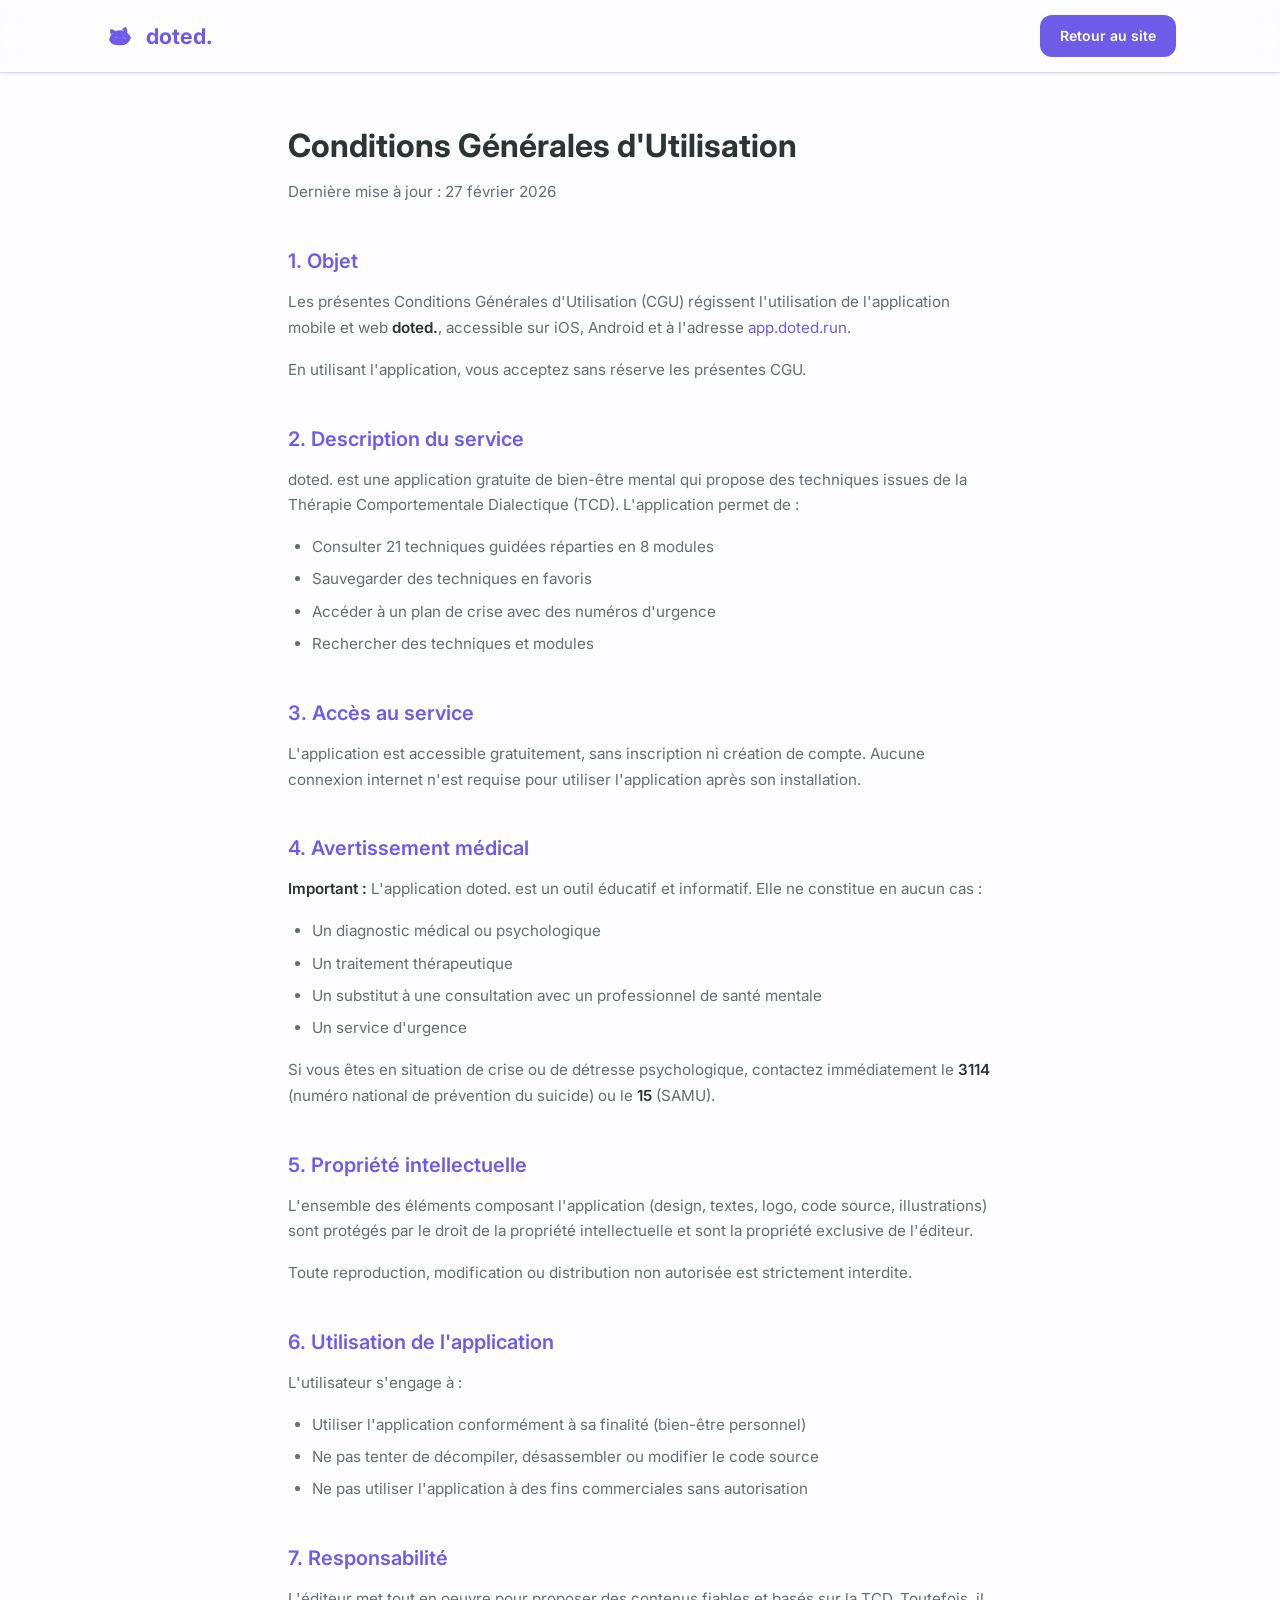
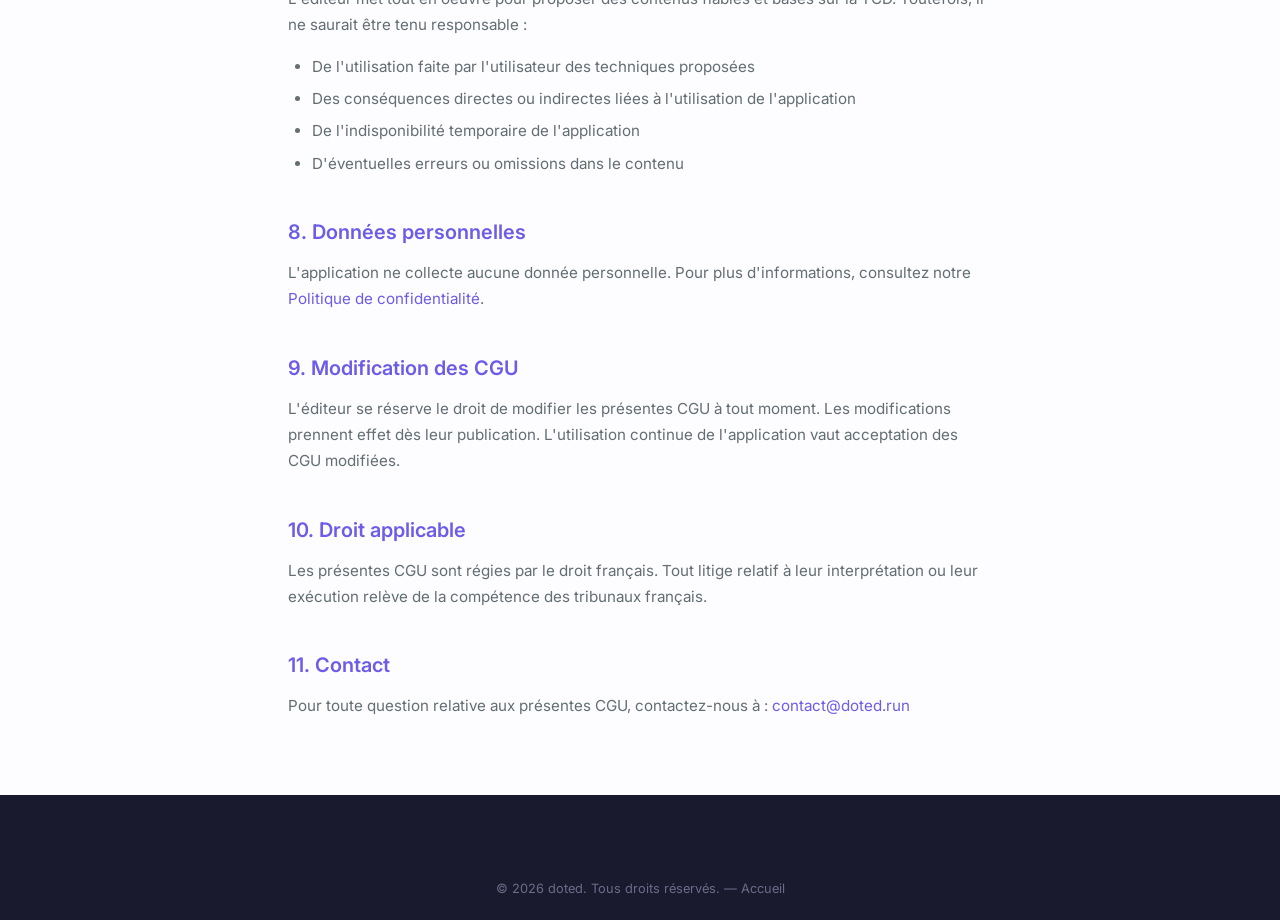
<file: cgu.html>
<!DOCTYPE html>
<html lang="fr">
<head>
  <meta charset="UTF-8">
  <meta name="viewport" content="width=device-width, initial-scale=1.0">
  <title>Conditions Générales d'Utilisation — doted.</title>
  <meta name="description" content="Conditions générales d'utilisation de l'application doted.">
  <meta name="theme-color" content="#6C5CE7">
  <link rel="preconnect" href="https://fonts.googleapis.com">
  <link rel="preconnect" href="https://fonts.gstatic.com" crossorigin>
  <link href="https://fonts.googleapis.com/css2?family=Inter:wght@400;500;600;700&display=swap" rel="stylesheet">
  <link rel="icon" type="image/svg+xml" href="assets/favicon.svg">
  <link rel="stylesheet" href="style.css">
  <link rel="stylesheet" href="legal.css">
</head>
<body>

  <nav class="navbar scrolled" id="navbar">
    <div class="nav-container">
      <a href="index.html" class="nav-logo">
        <svg class="nav-logo-icon" viewBox="0 0 27 39" fill="currentColor" xmlns="http://www.w3.org/2000/svg">
          <path fill-rule="evenodd" clip-rule="evenodd" d="M5.09692 15.5294C5.06227 15.5403 5.03079 15.5451 5.00421 15.5593C4.79521 15.6713 4.58203 15.7766 4.38001 15.9006C4.14262 16.0463 3.91343 16.2063 3.70638 16.3967C3.62786 16.469 3.54246 16.5334 3.46013 16.6012C3.45165 16.6081 3.44195 16.6136 3.43401 16.6212C3.20019 16.8442 2.95182 17.0523 2.75923 17.3173C2.71891 17.3728 2.66902 17.421 2.62507 17.4738C2.5354 17.5817 2.44709 17.6907 2.3576 17.7987C2.33197 17.8296 2.31129 17.8774 2.26448 17.8682C2.22103 17.8597 2.20865 17.8133 2.19336 17.7739C2.14556 17.6502 2.09526 17.5275 2.04668 17.4042C1.95646 17.1751 1.88058 16.9411 1.82003 16.702C1.80234 16.6322 1.78724 16.5615 1.76451 16.4934C1.70795 16.3243 1.68478 16.148 1.65416 15.9735C1.62364 15.7992 1.59379 15.6242 1.57637 15.4482C1.55156 15.1974 1.5102 14.9483 1.51161 14.6946C1.5146 14.1584 1.51034 13.622 1.51374 13.0858C1.51455 12.9566 1.52208 12.8251 1.54785 12.6992C1.5756 12.5635 1.58227 12.4261 1.60363 12.2904C1.60876 12.2576 1.61715 12.2254 1.62309 12.1927C1.6552 12.0155 1.68564 11.838 1.71984 11.6612C1.72923 11.6127 1.74728 11.5654 1.76529 11.5192C1.80035 11.429 1.83813 11.34 1.87786 11.2431C1.90548 11.2411 1.93746 11.2367 1.96948 11.2367C2.31755 11.2362 2.66571 11.232 3.01369 11.2376C3.32538 11.2426 3.62918 11.308 3.92998 11.3867C4.17468 11.4507 4.41752 11.5226 4.66327 11.582C4.8886 11.6364 5.10232 11.7249 5.32094 11.7989C5.54519 11.8747 5.74834 11.9987 5.95843 12.1065C6.06983 12.1636 6.18172 12.2196 6.29344 12.2761C6.36642 12.3128 6.44166 12.3456 6.51197 12.387C6.58458 12.4299 6.65362 12.4794 6.72206 12.5291C6.80837 12.5916 6.89269 12.657 6.97755 12.7216C7.22112 12.9069 7.43099 13.1285 7.62711 13.3631C7.6965 13.4461 7.74476 13.5476 7.80781 13.649C7.83425 13.6375 7.86582 13.6238 7.8973 13.6101C8.06167 13.5381 8.22328 13.4584 8.39101 13.396C8.6075 13.3154 8.82847 13.2471 9.04855 13.1767C9.12347 13.1528 9.20194 13.1406 9.27805 13.1201C9.48805 13.0634 9.6966 13.0006 9.90769 12.9488C10.2008 12.8768 10.4955 12.8111 10.79 12.7454C11.0432 12.6889 11.3002 12.6661 11.5592 12.6599C11.6895 12.6567 11.8195 12.6346 11.9497 12.6338C12.6839 12.6297 13.4182 12.6288 14.1525 12.6288C14.2529 12.6288 14.3533 12.6385 14.4536 12.6457C14.6407 12.6592 14.8281 12.6704 15.0146 12.6899C15.1197 12.7009 15.224 12.7235 15.3275 12.7466C15.5049 12.7862 15.683 12.8246 15.8581 12.8737C16.0909 12.939 16.3214 13.0132 16.5524 13.0852C16.6977 13.1306 16.8428 13.1769 16.9867 13.2268C17.1974 13.2998 17.4075 13.3745 17.6166 13.4523C17.7871 13.5158 17.9588 13.5775 18.1239 13.6539C18.2666 13.7198 18.4011 13.8043 18.5382 13.8825C18.5758 13.904 18.6105 13.9297 18.6621 13.9248C18.666 13.8398 18.6271 13.7773 18.5783 13.7216C18.5256 13.6613 18.4648 13.6107 18.3905 13.578C18.2838 13.5309 18.2032 13.447 18.1196 13.3686C18.0593 13.312 17.999 13.2573 17.9221 13.2249C17.8998 13.2155 17.8782 13.202 17.8597 13.1862C17.6982 13.048 17.5107 12.9538 17.327 12.8527C17.2819 12.8279 17.2428 12.7918 17.1993 12.7635C17.0691 12.6788 16.9412 12.5898 16.8066 12.5128C16.6577 12.4276 16.5026 12.3538 16.3502 12.2751C16.2896 12.2438 16.2283 12.2137 16.1685 12.1809C16.1194 12.1539 16.0925 12.1115 16.0923 12.0528C16.0921 12.0112 16.0862 11.9692 16.0902 11.928C16.0932 11.8963 16.1008 11.8608 16.1182 11.8355C16.2335 11.6676 16.3501 11.5007 16.4702 11.3365C16.5333 11.2502 16.6003 11.1663 16.6722 11.0876C16.8742 10.8665 17.0774 10.6465 17.2845 10.4304C17.4061 10.3035 17.5372 10.1862 17.6615 10.0618C17.7506 9.97276 17.8312 9.87442 17.9234 9.78913C18.0056 9.71311 18.0986 9.64923 18.187 9.58021C18.2688 9.51647 18.3497 9.45161 18.4328 9.38977C18.5315 9.31635 18.6304 9.24325 18.732 9.17418C18.9762 9.00815 19.2322 8.86413 19.5013 8.74429C19.5632 8.71672 19.6195 8.67614 19.68 8.64478C19.8179 8.57321 19.9571 8.50414 20.0953 8.43294C20.1461 8.40672 20.1954 8.37735 20.2453 8.34932C20.3139 8.31078 20.3572 8.31491 20.4145 8.36758C20.4387 8.38986 20.4613 8.41404 20.4841 8.43785C20.5887 8.54676 20.6921 8.65683 20.7978 8.76462C20.908 8.8771 21.0012 9.00278 21.0822 9.13814C21.1715 9.28725 21.26 9.43684 21.3479 9.58679C21.4191 9.7082 21.4971 9.82638 21.5572 9.95335C21.641 10.1305 21.7142 10.3132 21.7858 10.4959C21.8554 10.6735 21.9198 10.8533 21.9815 11.0339C22.0047 11.1015 22.0122 11.1746 22.0298 11.2444C22.0561 11.349 22.0869 11.4525 22.1124 11.5573C22.1255 11.6111 22.1289 11.6672 22.141 11.7213C22.1572 11.7939 22.1812 11.8648 22.1952 11.9378C22.214 12.0354 22.2301 12.1339 22.2409 12.2328C22.2584 12.3928 22.2525 12.5579 22.2889 12.7128C22.3635 13.0307 22.3586 13.3518 22.3614 13.6736C22.3622 13.7624 22.3646 13.8515 22.3594 13.9401C22.3517 14.0701 22.3408 14.2002 22.3259 14.3296C22.3005 14.5502 22.2707 14.7702 22.2435 14.9906C22.2315 15.0872 22.2137 15.1811 22.1745 15.2716C22.1415 15.348 22.128 15.4318 22.1361 15.516C22.1391 15.5478 22.1481 15.5845 22.1672 15.6083C22.2481 15.7088 22.3341 15.8031 22.4457 15.8729C22.5285 15.9247 22.602 15.9929 22.6765 16.0576C22.7822 16.1494 22.8825 16.2478 22.9895 16.3377C23.1215 16.4485 23.2604 16.5508 23.392 16.662C23.4757 16.7327 23.5537 16.8107 23.6305 16.8892C23.8784 17.1429 24.1279 17.3953 24.3703 17.6544C24.5317 17.8268 24.6823 18.0096 24.8373 18.1882C24.9274 18.292 25.0179 18.3955 25.1058 18.5012C25.2128 18.6299 25.3184 18.7594 25.4061 18.9038C25.4487 18.9739 25.5083 19.033 25.5568 19.0996C25.6246 19.1926 25.6899 19.2875 25.755 19.3825C25.8437 19.512 25.9233 19.6489 26.0209 19.7708C26.2182 20.0173 26.3577 20.3011 26.5246 20.5668C26.5942 20.6778 26.6744 20.7956 26.6804 20.9361C26.6858 21.066 26.6916 21.199 26.6711 21.3262C26.6325 21.5665 26.5765 21.8039 26.501 22.0358C26.4506 22.1904 26.4054 22.3468 26.359 22.5028C26.2074 23.0128 26.0134 23.5056 25.7792 23.9816C25.612 24.3214 25.4454 24.6617 25.2661 24.9949C25.1472 25.2159 25.0108 25.4275 24.8741 25.6378C24.757 25.8179 24.63 25.9913 24.5043 26.1654C24.4029 26.3059 24.3011 26.4465 24.1921 26.5808C24.0326 26.7771 23.8691 26.9701 23.7023 27.16C23.559 27.3231 23.4116 27.4829 23.2603 27.6383C23.1725 27.7284 23.074 27.8076 22.9791 27.8904C22.878 27.9785 22.7762 28.0661 22.6733 28.1521C22.5998 28.2134 22.5236 28.2713 22.4491 28.3314C22.3959 28.3744 22.3419 28.4165 22.2908 28.462C22.0954 28.6358 21.8729 28.7708 21.6599 28.9189C21.3117 29.1611 20.9471 29.3759 20.5727 29.5731C20.3701 29.6796 20.1606 29.769 19.9483 29.8543C19.6068 29.9916 19.2604 30.1134 18.9119 30.2297C18.6013 30.3333 18.2827 30.401 17.9606 30.4558C17.5895 30.5189 17.2147 30.5369 16.8411 30.5716C16.6461 30.5897 16.4513 30.6088 16.2563 30.6267C16.2076 30.6312 16.1586 30.6347 16.1097 30.6362C14.8396 30.6753 13.569 30.6698 12.2985 30.667C11.7136 30.6657 11.1286 30.6697 10.5437 30.6666C10.1734 30.6646 9.80482 30.6341 9.43875 30.5749C9.28857 30.5507 9.13735 30.5329 8.98786 30.5053C8.64886 30.4427 8.31054 30.3765 7.97218 30.3103C7.86841 30.29 7.76495 30.2675 7.66235 30.2419C7.44364 30.1872 7.22584 30.1287 7.00713 30.0739C6.40687 29.9236 5.819 29.7327 5.2452 29.4992C4.85671 29.341 4.47277 29.171 4.08946 29.0001C3.99067 28.956 3.90041 28.891 3.80897 28.8312C3.67199 28.7416 3.53719 28.6486 3.40217 28.5559C3.37981 28.5406 3.36071 28.5202 3.34039 28.5018C3.17983 28.3573 3.02539 28.205 2.83593 28.0979C2.81974 28.0887 2.807 28.0728 2.79357 28.0591C2.50855 27.7687 2.22189 27.4799 1.94009 27.1863C1.87655 27.1201 1.83024 27.0367 1.77531 26.9617C1.72016 26.8865 1.66319 26.8125 1.60885 26.7367C1.55293 26.6586 1.49097 26.5834 1.44634 26.4989C1.3646 26.3442 1.26926 26.2007 1.16639 26.06C1.08258 25.9453 1.02035 25.8137 0.953081 25.6871C0.90523 25.597 0.861143 25.5044 0.822046 25.4101C0.72158 25.1676 0.621478 24.9247 0.528315 24.6793C0.495295 24.5923 0.489943 24.4946 0.459509 24.4062C0.401225 24.237 0.368614 24.0649 0.365575 23.8855C0.363806 23.7834 0.34657 23.6813 0.348838 23.5795C0.350153 23.5207 0.372696 23.4611 0.392381 23.4043C0.421999 23.3188 0.450982 23.2321 0.491757 23.152C0.615854 22.908 0.64216 22.6325 0.738272 22.3796C0.828123 22.1431 0.891532 21.896 1.01536 21.6731C1.03613 21.6357 1.04157 21.5895 1.05418 21.5474C1.06842 21.4999 1.0784 21.4505 1.09809 21.4055C1.14444 21.2995 1.19778 21.1967 1.24359 21.0906C1.26296 21.0456 1.27049 20.9953 1.2836 20.9475C1.29521 20.9051 1.30129 20.8599 1.31993 20.821C1.40515 20.6427 1.49405 20.4662 1.58145 20.289C1.70197 20.0445 1.82302 19.8002 1.94249 19.5553C2.03802 19.3595 2.13163 19.1627 2.22616 18.9664C2.23214 18.9539 2.23836 18.9416 2.2453 18.9297C2.3469 18.7559 2.44623 18.5805 2.55146 18.409C2.6018 18.327 2.66399 18.2526 2.72005 18.1742C2.81112 18.0468 2.90678 17.9223 2.99119 17.7903C3.13919 17.559 3.32352 17.3598 3.51148 17.1642C3.8507 16.8113 4.19233 16.4608 4.53749 16.1139C4.64562 16.0052 4.76845 15.9119 4.88406 15.8109C4.94189 15.7604 4.99986 15.71 5.05533 15.6569C5.08486 15.6288 5.11348 15.5969 5.09692 15.5294ZM21.1519 22.5579C21.1556 22.551 21.1593 22.544 21.163 22.5371C21.1531 22.5246 21.144 22.5113 21.1333 22.4995C21.0635 22.4219 20.9958 22.3422 20.9222 22.2686C20.8907 22.2369 20.8475 22.2168 20.808 22.1943C20.7846 22.1809 20.7512 22.1798 20.7345 22.1616C20.6617 22.0824 20.5626 22.0486 20.4743 21.9966C20.3447 21.9202 20.2144 21.845 20.0847 21.7687C20.0362 21.7402 19.991 21.7045 19.9401 21.6814C19.802 21.6187 19.6604 21.5637 19.5225 21.5005C19.3168 21.4063 19.0943 21.376 18.8781 21.3249C18.7451 21.2934 18.6031 21.2982 18.4651 21.2929C18.3816 21.2896 18.2977 21.2969 18.2141 21.3017C18.1821 21.3035 18.1505 21.312 18.1186 21.3163C18.0759 21.3222 18.0323 21.324 17.9901 21.3329C17.9374 21.3441 17.8864 21.3564 17.8308 21.3504C17.7978 21.3469 17.7617 21.3608 17.7287 21.3722C17.6186 21.4103 17.5118 21.462 17.3991 21.4879C17.2063 21.5322 17.0362 21.6338 16.851 21.6961C16.7899 21.7165 16.7298 21.7428 16.6734 21.7743C16.6024 21.8138 16.5351 21.8606 16.4671 21.9057C16.3238 22.001 16.1789 22.094 16.0388 22.1942C15.9477 22.2593 15.8639 22.3352 15.832 22.454C15.8792 22.4782 15.9111 22.448 15.945 22.4272C15.9868 22.4017 16.0275 22.3742 16.0703 22.3506C16.1298 22.3179 16.1952 22.2945 16.2499 22.2553C16.3108 22.2117 16.376 22.1813 16.4429 22.1505C16.579 22.0879 16.7116 22.0176 16.8466 21.9527C16.8979 21.928 16.9504 21.9032 17.005 21.8886C17.1937 21.8382 17.3834 21.7913 17.5731 21.7453C17.6252 21.7326 17.679 21.7217 17.7323 21.7199C17.9441 21.7127 18.156 21.7037 18.3676 21.7063C18.6037 21.7092 18.84 21.7182 19.0755 21.7352C19.2987 21.7514 19.5139 21.8144 19.7225 21.8942C19.9359 21.9759 20.1442 22.0711 20.356 22.1571C20.6086 22.2596 20.8545 22.3753 21.0833 22.5265C21.1041 22.5402 21.129 22.5475 21.1519 22.5579ZM6.96141 22.4309C7.02332 22.4553 7.06078 22.4341 7.09811 22.413C7.18352 22.3646 7.26775 22.3139 7.35438 22.268C7.59627 22.1399 7.83584 22.0067 8.08258 21.889C8.29921 21.7858 8.5254 21.7169 8.77101 21.7115C9.19786 21.7021 9.6244 21.6797 10.0514 21.7006C10.1432 21.7051 10.2347 21.7182 10.326 21.7301C10.4329 21.7441 10.5405 21.7559 10.6458 21.7781C10.8 21.8105 10.9498 21.8598 11.0932 21.9276C11.1989 21.9775 11.306 22.0242 11.411 22.0756C11.5356 22.1365 11.659 22.2002 11.7822 22.2643C11.8323 22.2904 11.8814 22.3192 11.9291 22.3498C12.0507 22.428 12.1712 22.5079 12.2922 22.5871C12.2963 22.5822 12.3004 22.5772 12.3045 22.5723C12.2521 22.5097 12.2038 22.4427 12.1461 22.3856C12.0799 22.3202 12.0047 22.2643 11.9345 22.2029C11.8317 22.1131 11.7345 22.0172 11.611 21.9539C11.3906 21.8407 11.1733 21.7211 10.9542 21.6053C10.8829 21.5677 10.8123 21.5262 10.7369 21.4996C10.6219 21.459 10.5011 21.4353 10.3862 21.3944C10.2189 21.3348 10.0454 21.3218 9.87213 21.3193C9.64131 21.316 9.41004 21.3227 9.17949 21.3356C9.03657 21.3435 8.8912 21.3384 8.75141 21.3822C8.72565 21.3902 8.69825 21.3931 8.67149 21.3978C8.49687 21.4281 8.32769 21.4775 8.16885 21.5578C8.01822 21.6341 7.87308 21.7189 7.73225 21.8147C7.4919 21.9784 7.256 22.1464 7.04055 22.3432C7.01488 22.3666 6.99352 22.395 6.96141 22.4309Z"/>
        </svg>
        <span>doted.</span>
      </a>
      <a href="index.html" class="nav-cta">Retour au site</a>
    </div>
  </nav>

  <main class="legal-page">
    <div class="container">
      <h1>Conditions Générales d'Utilisation</h1>
      <p class="legal-updated">Dernière mise à jour : 27 février 2026</p>

      <section>
        <h2>1. Objet</h2>
        <p>Les présentes Conditions Générales d'Utilisation (CGU) régissent l'utilisation de l'application mobile et web <strong>doted.</strong>, accessible sur iOS, Android et à l'adresse <a href="https://app.doted.run">app.doted.run</a>.</p>
        <p>En utilisant l'application, vous acceptez sans réserve les présentes CGU.</p>
      </section>

      <section>
        <h2>2. Description du service</h2>
        <p>doted. est une application gratuite de bien-être mental qui propose des techniques issues de la Thérapie Comportementale Dialectique (TCD). L'application permet de :</p>
        <ul>
          <li>Consulter 21 techniques guidées réparties en 8 modules</li>
          <li>Sauvegarder des techniques en favoris</li>
          <li>Accéder à un plan de crise avec des numéros d'urgence</li>
          <li>Rechercher des techniques et modules</li>
        </ul>
      </section>

      <section>
        <h2>3. Accès au service</h2>
        <p>L'application est accessible gratuitement, sans inscription ni création de compte. Aucune connexion internet n'est requise pour utiliser l'application après son installation.</p>
      </section>

      <section>
        <h2>4. Avertissement médical</h2>
        <p><strong>Important :</strong> L'application doted. est un outil éducatif et informatif. Elle ne constitue en aucun cas :</p>
        <ul>
          <li>Un diagnostic médical ou psychologique</li>
          <li>Un traitement thérapeutique</li>
          <li>Un substitut à une consultation avec un professionnel de santé mentale</li>
          <li>Un service d'urgence</li>
        </ul>
        <p>Si vous êtes en situation de crise ou de détresse psychologique, contactez immédiatement le <strong>3114</strong> (numéro national de prévention du suicide) ou le <strong>15</strong> (SAMU).</p>
      </section>

      <section>
        <h2>5. Propriété intellectuelle</h2>
        <p>L'ensemble des éléments composant l'application (design, textes, logo, code source, illustrations) sont protégés par le droit de la propriété intellectuelle et sont la propriété exclusive de l'éditeur.</p>
        <p>Toute reproduction, modification ou distribution non autorisée est strictement interdite.</p>
      </section>

      <section>
        <h2>6. Utilisation de l'application</h2>
        <p>L'utilisateur s'engage à :</p>
        <ul>
          <li>Utiliser l'application conformément à sa finalité (bien-être personnel)</li>
          <li>Ne pas tenter de décompiler, désassembler ou modifier le code source</li>
          <li>Ne pas utiliser l'application à des fins commerciales sans autorisation</li>
        </ul>
      </section>

      <section>
        <h2>7. Responsabilité</h2>
        <p>L'éditeur met tout en oeuvre pour proposer des contenus fiables et basés sur la TCD. Toutefois, il ne saurait être tenu responsable :</p>
        <ul>
          <li>De l'utilisation faite par l'utilisateur des techniques proposées</li>
          <li>Des conséquences directes ou indirectes liées à l'utilisation de l'application</li>
          <li>De l'indisponibilité temporaire de l'application</li>
          <li>D'éventuelles erreurs ou omissions dans le contenu</li>
        </ul>
      </section>

      <section>
        <h2>8. Données personnelles</h2>
        <p>L'application ne collecte aucune donnée personnelle. Pour plus d'informations, consultez notre <a href="confidentialite.html">Politique de confidentialité</a>.</p>
      </section>

      <section>
        <h2>9. Modification des CGU</h2>
        <p>L'éditeur se réserve le droit de modifier les présentes CGU à tout moment. Les modifications prennent effet dès leur publication. L'utilisation continue de l'application vaut acceptation des CGU modifiées.</p>
      </section>

      <section>
        <h2>10. Droit applicable</h2>
        <p>Les présentes CGU sont régies par le droit français. Tout litige relatif à leur interprétation ou leur exécution relève de la compétence des tribunaux français.</p>
      </section>

      <section>
        <h2>11. Contact</h2>
        <p>Pour toute question relative aux présentes CGU, contactez-nous à : <a href="mailto:contact@doted.run">contact@doted.run</a></p>
      </section>
    </div>
  </main>

  <footer class="footer">
    <div class="footer-bottom">
      <div class="container">
        <p>&copy; 2026 doted. Tous droits réservés. — <a href="index.html">Accueil</a></p>
      </div>
    </div>
  </footer>

</body>
</html>
</file>
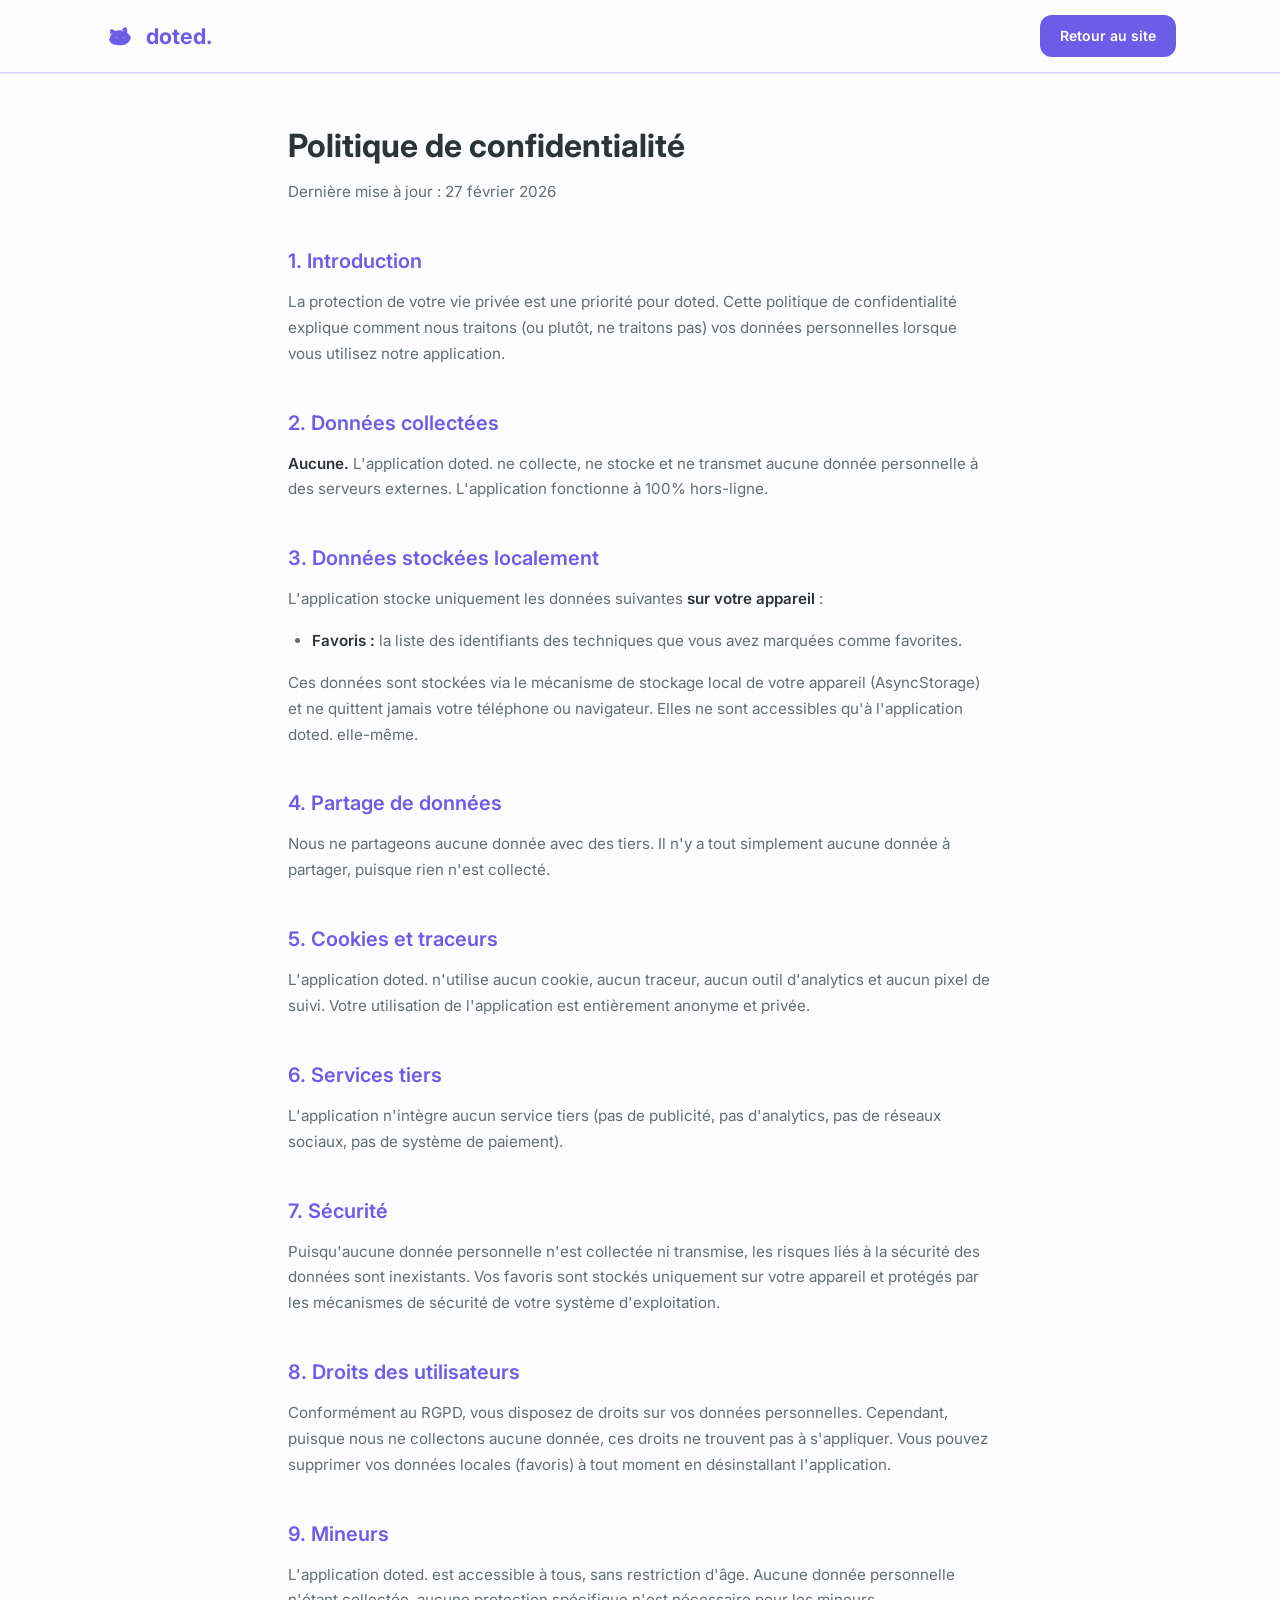
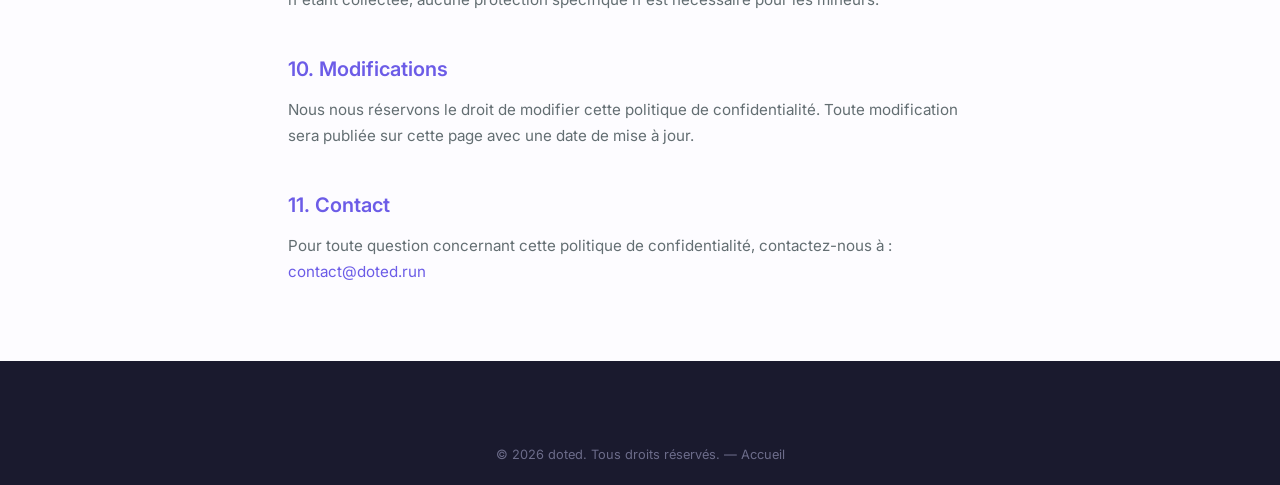
<file: confidentialite.html>
<!DOCTYPE html>
<html lang="fr">
<head>
  <meta charset="UTF-8">
  <meta name="viewport" content="width=device-width, initial-scale=1.0">
  <title>Politique de confidentialité — doted.</title>
  <meta name="description" content="Politique de confidentialité de l'application doted.">
  <meta name="theme-color" content="#6C5CE7">
  <link rel="preconnect" href="https://fonts.googleapis.com">
  <link rel="preconnect" href="https://fonts.gstatic.com" crossorigin>
  <link href="https://fonts.googleapis.com/css2?family=Inter:wght@400;500;600;700&display=swap" rel="stylesheet">
  <link rel="icon" type="image/svg+xml" href="assets/favicon.svg">
  <link rel="stylesheet" href="style.css">
  <link rel="stylesheet" href="legal.css">
</head>
<body>

  <nav class="navbar scrolled" id="navbar">
    <div class="nav-container">
      <a href="index.html" class="nav-logo">
        <svg class="nav-logo-icon" viewBox="0 0 27 39" fill="currentColor" xmlns="http://www.w3.org/2000/svg">
          <path fill-rule="evenodd" clip-rule="evenodd" d="M5.09692 15.5294C5.06227 15.5403 5.03079 15.5451 5.00421 15.5593C4.79521 15.6713 4.58203 15.7766 4.38001 15.9006C4.14262 16.0463 3.91343 16.2063 3.70638 16.3967C3.62786 16.469 3.54246 16.5334 3.46013 16.6012C3.45165 16.6081 3.44195 16.6136 3.43401 16.6212C3.20019 16.8442 2.95182 17.0523 2.75923 17.3173C2.71891 17.3728 2.66902 17.421 2.62507 17.4738C2.5354 17.5817 2.44709 17.6907 2.3576 17.7987C2.33197 17.8296 2.31129 17.8774 2.26448 17.8682C2.22103 17.8597 2.20865 17.8133 2.19336 17.7739C2.14556 17.6502 2.09526 17.5275 2.04668 17.4042C1.95646 17.1751 1.88058 16.9411 1.82003 16.702C1.80234 16.6322 1.78724 16.5615 1.76451 16.4934C1.70795 16.3243 1.68478 16.148 1.65416 15.9735C1.62364 15.7992 1.59379 15.6242 1.57637 15.4482C1.55156 15.1974 1.5102 14.9483 1.51161 14.6946C1.5146 14.1584 1.51034 13.622 1.51374 13.0858C1.51455 12.9566 1.52208 12.8251 1.54785 12.6992C1.5756 12.5635 1.58227 12.4261 1.60363 12.2904C1.60876 12.2576 1.61715 12.2254 1.62309 12.1927C1.6552 12.0155 1.68564 11.838 1.71984 11.6612C1.72923 11.6127 1.74728 11.5654 1.76529 11.5192C1.80035 11.429 1.83813 11.34 1.87786 11.2431C1.90548 11.2411 1.93746 11.2367 1.96948 11.2367C2.31755 11.2362 2.66571 11.232 3.01369 11.2376C3.32538 11.2426 3.62918 11.308 3.92998 11.3867C4.17468 11.4507 4.41752 11.5226 4.66327 11.582C4.8886 11.6364 5.10232 11.7249 5.32094 11.7989C5.54519 11.8747 5.74834 11.9987 5.95843 12.1065C6.06983 12.1636 6.18172 12.2196 6.29344 12.2761C6.36642 12.3128 6.44166 12.3456 6.51197 12.387C6.58458 12.4299 6.65362 12.4794 6.72206 12.5291C6.80837 12.5916 6.89269 12.657 6.97755 12.7216C7.22112 12.9069 7.43099 13.1285 7.62711 13.3631C7.6965 13.4461 7.74476 13.5476 7.80781 13.649C7.83425 13.6375 7.86582 13.6238 7.8973 13.6101C8.06167 13.5381 8.22328 13.4584 8.39101 13.396C8.6075 13.3154 8.82847 13.2471 9.04855 13.1767C9.12347 13.1528 9.20194 13.1406 9.27805 13.1201C9.48805 13.0634 9.6966 13.0006 9.90769 12.9488C10.2008 12.8768 10.4955 12.8111 10.79 12.7454C11.0432 12.6889 11.3002 12.6661 11.5592 12.6599C11.6895 12.6567 11.8195 12.6346 11.9497 12.6338C12.6839 12.6297 13.4182 12.6288 14.1525 12.6288C14.2529 12.6288 14.3533 12.6385 14.4536 12.6457C14.6407 12.6592 14.8281 12.6704 15.0146 12.6899C15.1197 12.7009 15.224 12.7235 15.3275 12.7466C15.5049 12.7862 15.683 12.8246 15.8581 12.8737C16.0909 12.939 16.3214 13.0132 16.5524 13.0852C16.6977 13.1306 16.8428 13.1769 16.9867 13.2268C17.1974 13.2998 17.4075 13.3745 17.6166 13.4523C17.7871 13.5158 17.9588 13.5775 18.1239 13.6539C18.2666 13.7198 18.4011 13.8043 18.5382 13.8825C18.5758 13.904 18.6105 13.9297 18.6621 13.9248C18.666 13.8398 18.6271 13.7773 18.5783 13.7216C18.5256 13.6613 18.4648 13.6107 18.3905 13.578C18.2838 13.5309 18.2032 13.447 18.1196 13.3686C18.0593 13.312 17.999 13.2573 17.9221 13.2249C17.8998 13.2155 17.8782 13.202 17.8597 13.1862C17.6982 13.048 17.5107 12.9538 17.327 12.8527C17.2819 12.8279 17.2428 12.7918 17.1993 12.7635C17.0691 12.6788 16.9412 12.5898 16.8066 12.5128C16.6577 12.4276 16.5026 12.3538 16.3502 12.2751C16.2896 12.2438 16.2283 12.2137 16.1685 12.1809C16.1194 12.1539 16.0925 12.1115 16.0923 12.0528C16.0921 12.0112 16.0862 11.9692 16.0902 11.928C16.0932 11.8963 16.1008 11.8608 16.1182 11.8355C16.2335 11.6676 16.3501 11.5007 16.4702 11.3365C16.5333 11.2502 16.6003 11.1663 16.6722 11.0876C16.8742 10.8665 17.0774 10.6465 17.2845 10.4304C17.4061 10.3035 17.5372 10.1862 17.6615 10.0618C17.7506 9.97276 17.8312 9.87442 17.9234 9.78913C18.0056 9.71311 18.0986 9.64923 18.187 9.58021C18.2688 9.51647 18.3497 9.45161 18.4328 9.38977C18.5315 9.31635 18.6304 9.24325 18.732 9.17418C18.9762 9.00815 19.2322 8.86413 19.5013 8.74429C19.5632 8.71672 19.6195 8.67614 19.68 8.64478C19.8179 8.57321 19.9571 8.50414 20.0953 8.43294C20.1461 8.40672 20.1954 8.37735 20.2453 8.34932C20.3139 8.31078 20.3572 8.31491 20.4145 8.36758C20.4387 8.38986 20.4613 8.41404 20.4841 8.43785C20.5887 8.54676 20.6921 8.65683 20.7978 8.76462C20.908 8.8771 21.0012 9.00278 21.0822 9.13814C21.1715 9.28725 21.26 9.43684 21.3479 9.58679C21.4191 9.7082 21.4971 9.82638 21.5572 9.95335C21.641 10.1305 21.7142 10.3132 21.7858 10.4959C21.8554 10.6735 21.9198 10.8533 21.9815 11.0339C22.0047 11.1015 22.0122 11.1746 22.0298 11.2444C22.0561 11.349 22.0869 11.4525 22.1124 11.5573C22.1255 11.6111 22.1289 11.6672 22.141 11.7213C22.1572 11.7939 22.1812 11.8648 22.1952 11.9378C22.214 12.0354 22.2301 12.1339 22.2409 12.2328C22.2584 12.3928 22.2525 12.5579 22.2889 12.7128C22.3635 13.0307 22.3586 13.3518 22.3614 13.6736C22.3622 13.7624 22.3646 13.8515 22.3594 13.9401C22.3517 14.0701 22.3408 14.2002 22.3259 14.3296C22.3005 14.5502 22.2707 14.7702 22.2435 14.9906C22.2315 15.0872 22.2137 15.1811 22.1745 15.2716C22.1415 15.348 22.128 15.4318 22.1361 15.516C22.1391 15.5478 22.1481 15.5845 22.1672 15.6083C22.2481 15.7088 22.3341 15.8031 22.4457 15.8729C22.5285 15.9247 22.602 15.9929 22.6765 16.0576C22.7822 16.1494 22.8825 16.2478 22.9895 16.3377C23.1215 16.4485 23.2604 16.5508 23.392 16.662C23.4757 16.7327 23.5537 16.8107 23.6305 16.8892C23.8784 17.1429 24.1279 17.3953 24.3703 17.6544C24.5317 17.8268 24.6823 18.0096 24.8373 18.1882C24.9274 18.292 25.0179 18.3955 25.1058 18.5012C25.2128 18.6299 25.3184 18.7594 25.4061 18.9038C25.4487 18.9739 25.5083 19.033 25.5568 19.0996C25.6246 19.1926 25.6899 19.2875 25.755 19.3825C25.8437 19.512 25.9233 19.6489 26.0209 19.7708C26.2182 20.0173 26.3577 20.3011 26.5246 20.5668C26.5942 20.6778 26.6744 20.7956 26.6804 20.9361C26.6858 21.066 26.6916 21.199 26.6711 21.3262C26.6325 21.5665 26.5765 21.8039 26.501 22.0358C26.4506 22.1904 26.4054 22.3468 26.359 22.5028C26.2074 23.0128 26.0134 23.5056 25.7792 23.9816C25.612 24.3214 25.4454 24.6617 25.2661 24.9949C25.1472 25.2159 25.0108 25.4275 24.8741 25.6378C24.757 25.8179 24.63 25.9913 24.5043 26.1654C24.4029 26.3059 24.3011 26.4465 24.1921 26.5808C24.0326 26.7771 23.8691 26.9701 23.7023 27.16C23.559 27.3231 23.4116 27.4829 23.2603 27.6383C23.1725 27.7284 23.074 27.8076 22.9791 27.8904C22.878 27.9785 22.7762 28.0661 22.6733 28.1521C22.5998 28.2134 22.5236 28.2713 22.4491 28.3314C22.3959 28.3744 22.3419 28.4165 22.2908 28.462C22.0954 28.6358 21.8729 28.7708 21.6599 28.9189C21.3117 29.1611 20.9471 29.3759 20.5727 29.5731C20.3701 29.6796 20.1606 29.769 19.9483 29.8543C19.6068 29.9916 19.2604 30.1134 18.9119 30.2297C18.6013 30.3333 18.2827 30.401 17.9606 30.4558C17.5895 30.5189 17.2147 30.5369 16.8411 30.5716C16.6461 30.5897 16.4513 30.6088 16.2563 30.6267C16.2076 30.6312 16.1586 30.6347 16.1097 30.6362C14.8396 30.6753 13.569 30.6698 12.2985 30.667C11.7136 30.6657 11.1286 30.6697 10.5437 30.6666C10.1734 30.6646 9.80482 30.6341 9.43875 30.5749C9.28857 30.5507 9.13735 30.5329 8.98786 30.5053C8.64886 30.4427 8.31054 30.3765 7.97218 30.3103C7.86841 30.29 7.76495 30.2675 7.66235 30.2419C7.44364 30.1872 7.22584 30.1287 7.00713 30.0739C6.40687 29.9236 5.819 29.7327 5.2452 29.4992C4.85671 29.341 4.47277 29.171 4.08946 29.0001C3.99067 28.956 3.90041 28.891 3.80897 28.8312C3.67199 28.7416 3.53719 28.6486 3.40217 28.5559C3.37981 28.5406 3.36071 28.5202 3.34039 28.5018C3.17983 28.3573 3.02539 28.205 2.83593 28.0979C2.81974 28.0887 2.807 28.0728 2.79357 28.0591C2.50855 27.7687 2.22189 27.4799 1.94009 27.1863C1.87655 27.1201 1.83024 27.0367 1.77531 26.9617C1.72016 26.8865 1.66319 26.8125 1.60885 26.7367C1.55293 26.6586 1.49097 26.5834 1.44634 26.4989C1.3646 26.3442 1.26926 26.2007 1.16639 26.06C1.08258 25.9453 1.02035 25.8137 0.953081 25.6871C0.90523 25.597 0.861143 25.5044 0.822046 25.4101C0.72158 25.1676 0.621478 24.9247 0.528315 24.6793C0.495295 24.5923 0.489943 24.4946 0.459509 24.4062C0.401225 24.237 0.368614 24.0649 0.365575 23.8855C0.363806 23.7834 0.34657 23.6813 0.348838 23.5795C0.350153 23.5207 0.372696 23.4611 0.392381 23.4043C0.421999 23.3188 0.450982 23.2321 0.491757 23.152C0.615854 22.908 0.64216 22.6325 0.738272 22.3796C0.828123 22.1431 0.891532 21.896 1.01536 21.6731C1.03613 21.6357 1.04157 21.5895 1.05418 21.5474C1.06842 21.4999 1.0784 21.4505 1.09809 21.4055C1.14444 21.2995 1.19778 21.1967 1.24359 21.0906C1.26296 21.0456 1.27049 20.9953 1.2836 20.9475C1.29521 20.9051 1.30129 20.8599 1.31993 20.821C1.40515 20.6427 1.49405 20.4662 1.58145 20.289C1.70197 20.0445 1.82302 19.8002 1.94249 19.5553C2.03802 19.3595 2.13163 19.1627 2.22616 18.9664C2.23214 18.9539 2.23836 18.9416 2.2453 18.9297C2.3469 18.7559 2.44623 18.5805 2.55146 18.409C2.6018 18.327 2.66399 18.2526 2.72005 18.1742C2.81112 18.0468 2.90678 17.9223 2.99119 17.7903C3.13919 17.559 3.32352 17.3598 3.51148 17.1642C3.8507 16.8113 4.19233 16.4608 4.53749 16.1139C4.64562 16.0052 4.76845 15.9119 4.88406 15.8109C4.94189 15.7604 4.99986 15.71 5.05533 15.6569C5.08486 15.6288 5.11348 15.5969 5.09692 15.5294ZM21.1519 22.5579C21.1556 22.551 21.1593 22.544 21.163 22.5371C21.1531 22.5246 21.144 22.5113 21.1333 22.4995C21.0635 22.4219 20.9958 22.3422 20.9222 22.2686C20.8907 22.2369 20.8475 22.2168 20.808 22.1943C20.7846 22.1809 20.7512 22.1798 20.7345 22.1616C20.6617 22.0824 20.5626 22.0486 20.4743 21.9966C20.3447 21.9202 20.2144 21.845 20.0847 21.7687C20.0362 21.7402 19.991 21.7045 19.9401 21.6814C19.802 21.6187 19.6604 21.5637 19.5225 21.5005C19.3168 21.4063 19.0943 21.376 18.8781 21.3249C18.7451 21.2934 18.6031 21.2982 18.4651 21.2929C18.3816 21.2896 18.2977 21.2969 18.2141 21.3017C18.1821 21.3035 18.1505 21.312 18.1186 21.3163C18.0759 21.3222 18.0323 21.324 17.9901 21.3329C17.9374 21.3441 17.8864 21.3564 17.8308 21.3504C17.7978 21.3469 17.7617 21.3608 17.7287 21.3722C17.6186 21.4103 17.5118 21.462 17.3991 21.4879C17.2063 21.5322 17.0362 21.6338 16.851 21.6961C16.7899 21.7165 16.7298 21.7428 16.6734 21.7743C16.6024 21.8138 16.5351 21.8606 16.4671 21.9057C16.3238 22.001 16.1789 22.094 16.0388 22.1942C15.9477 22.2593 15.8639 22.3352 15.832 22.454C15.8792 22.4782 15.9111 22.448 15.945 22.4272C15.9868 22.4017 16.0275 22.3742 16.0703 22.3506C16.1298 22.3179 16.1952 22.2945 16.2499 22.2553C16.3108 22.2117 16.376 22.1813 16.4429 22.1505C16.579 22.0879 16.7116 22.0176 16.8466 21.9527C16.8979 21.928 16.9504 21.9032 17.005 21.8886C17.1937 21.8382 17.3834 21.7913 17.5731 21.7453C17.6252 21.7326 17.679 21.7217 17.7323 21.7199C17.9441 21.7127 18.156 21.7037 18.3676 21.7063C18.6037 21.7092 18.84 21.7182 19.0755 21.7352C19.2987 21.7514 19.5139 21.8144 19.7225 21.8942C19.9359 21.9759 20.1442 22.0711 20.356 22.1571C20.6086 22.2596 20.8545 22.3753 21.0833 22.5265C21.1041 22.5402 21.129 22.5475 21.1519 22.5579ZM6.96141 22.4309C7.02332 22.4553 7.06078 22.4341 7.09811 22.413C7.18352 22.3646 7.26775 22.3139 7.35438 22.268C7.59627 22.1399 7.83584 22.0067 8.08258 21.889C8.29921 21.7858 8.5254 21.7169 8.77101 21.7115C9.19786 21.7021 9.6244 21.6797 10.0514 21.7006C10.1432 21.7051 10.2347 21.7182 10.326 21.7301C10.4329 21.7441 10.5405 21.7559 10.6458 21.7781C10.8 21.8105 10.9498 21.8598 11.0932 21.9276C11.1989 21.9775 11.306 22.0242 11.411 22.0756C11.5356 22.1365 11.659 22.2002 11.7822 22.2643C11.8323 22.2904 11.8814 22.3192 11.9291 22.3498C12.0507 22.428 12.1712 22.5079 12.2922 22.5871C12.2963 22.5822 12.3004 22.5772 12.3045 22.5723C12.2521 22.5097 12.2038 22.4427 12.1461 22.3856C12.0799 22.3202 12.0047 22.2643 11.9345 22.2029C11.8317 22.1131 11.7345 22.0172 11.611 21.9539C11.3906 21.8407 11.1733 21.7211 10.9542 21.6053C10.8829 21.5677 10.8123 21.5262 10.7369 21.4996C10.6219 21.459 10.5011 21.4353 10.3862 21.3944C10.2189 21.3348 10.0454 21.3218 9.87213 21.3193C9.64131 21.316 9.41004 21.3227 9.17949 21.3356C9.03657 21.3435 8.8912 21.3384 8.75141 21.3822C8.72565 21.3902 8.69825 21.3931 8.67149 21.3978C8.49687 21.4281 8.32769 21.4775 8.16885 21.5578C8.01822 21.6341 7.87308 21.7189 7.73225 21.8147C7.4919 21.9784 7.256 22.1464 7.04055 22.3432C7.01488 22.3666 6.99352 22.395 6.96141 22.4309Z"/>
        </svg>
        <span>doted.</span>
      </a>
      <a href="index.html" class="nav-cta">Retour au site</a>
    </div>
  </nav>

  <main class="legal-page">
    <div class="container">
      <h1>Politique de confidentialité</h1>
      <p class="legal-updated">Dernière mise à jour : 27 février 2026</p>

      <section>
        <h2>1. Introduction</h2>
        <p>La protection de votre vie privée est une priorité pour doted. Cette politique de confidentialité explique comment nous traitons (ou plutôt, ne traitons pas) vos données personnelles lorsque vous utilisez notre application.</p>
      </section>

      <section>
        <h2>2. Données collectées</h2>
        <p><strong>Aucune.</strong> L'application doted. ne collecte, ne stocke et ne transmet aucune donnée personnelle à des serveurs externes. L'application fonctionne à 100% hors-ligne.</p>
      </section>

      <section>
        <h2>3. Données stockées localement</h2>
        <p>L'application stocke uniquement les données suivantes <strong>sur votre appareil</strong> :</p>
        <ul>
          <li><strong>Favoris :</strong> la liste des identifiants des techniques que vous avez marquées comme favorites.</li>
        </ul>
        <p>Ces données sont stockées via le mécanisme de stockage local de votre appareil (AsyncStorage) et ne quittent jamais votre téléphone ou navigateur. Elles ne sont accessibles qu'à l'application doted. elle-même.</p>
      </section>

      <section>
        <h2>4. Partage de données</h2>
        <p>Nous ne partageons aucune donnée avec des tiers. Il n'y a tout simplement aucune donnée à partager, puisque rien n'est collecté.</p>
      </section>

      <section>
        <h2>5. Cookies et traceurs</h2>
        <p>L'application doted. n'utilise aucun cookie, aucun traceur, aucun outil d'analytics et aucun pixel de suivi. Votre utilisation de l'application est entièrement anonyme et privée.</p>
      </section>

      <section>
        <h2>6. Services tiers</h2>
        <p>L'application n'intègre aucun service tiers (pas de publicité, pas d'analytics, pas de réseaux sociaux, pas de système de paiement).</p>
      </section>

      <section>
        <h2>7. Sécurité</h2>
        <p>Puisqu'aucune donnée personnelle n'est collectée ni transmise, les risques liés à la sécurité des données sont inexistants. Vos favoris sont stockés uniquement sur votre appareil et protégés par les mécanismes de sécurité de votre système d'exploitation.</p>
      </section>

      <section>
        <h2>8. Droits des utilisateurs</h2>
        <p>Conformément au RGPD, vous disposez de droits sur vos données personnelles. Cependant, puisque nous ne collectons aucune donnée, ces droits ne trouvent pas à s'appliquer. Vous pouvez supprimer vos données locales (favoris) à tout moment en désinstallant l'application.</p>
      </section>

      <section>
        <h2>9. Mineurs</h2>
        <p>L'application doted. est accessible à tous, sans restriction d'âge. Aucune donnée personnelle n'étant collectée, aucune protection spécifique n'est nécessaire pour les mineurs.</p>
      </section>

      <section>
        <h2>10. Modifications</h2>
        <p>Nous nous réservons le droit de modifier cette politique de confidentialité. Toute modification sera publiée sur cette page avec une date de mise à jour.</p>
      </section>

      <section>
        <h2>11. Contact</h2>
        <p>Pour toute question concernant cette politique de confidentialité, contactez-nous à : <a href="mailto:contact@doted.run">contact@doted.run</a></p>
      </section>
    </div>
  </main>

  <footer class="footer">
    <div class="footer-bottom">
      <div class="container">
        <p>&copy; 2026 doted. Tous droits réservés. — <a href="index.html">Accueil</a></p>
      </div>
    </div>
  </footer>

</body>
</html>
</file>
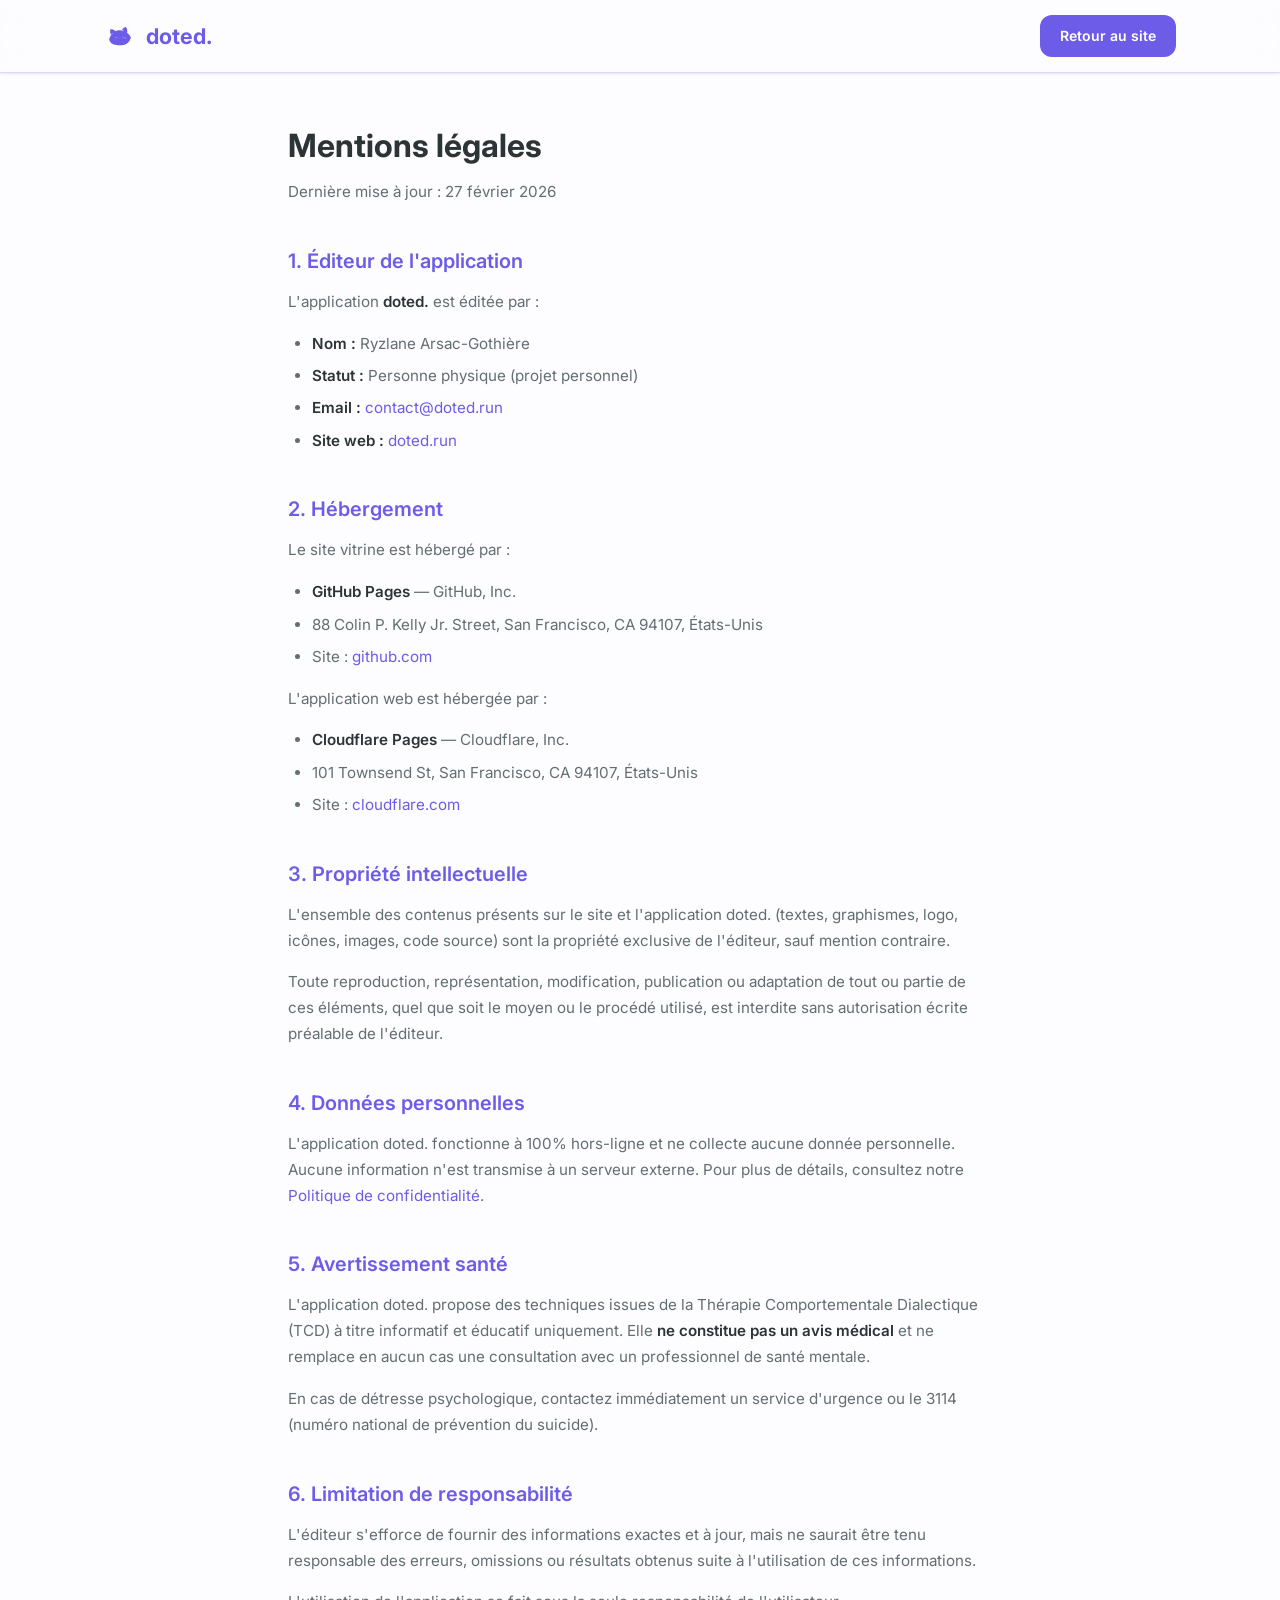
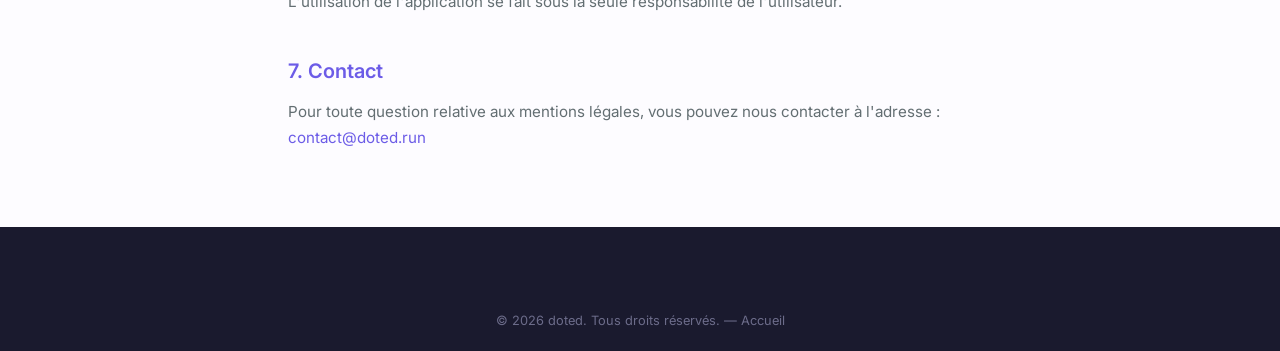
<file: mentions-legales.html>
<!DOCTYPE html>
<html lang="fr">
<head>
  <meta charset="UTF-8">
  <meta name="viewport" content="width=device-width, initial-scale=1.0">
  <title>Mentions légales — doted.</title>
  <meta name="description" content="Mentions légales de l'application doted.">
  <meta name="theme-color" content="#6C5CE7">
  <link rel="preconnect" href="https://fonts.googleapis.com">
  <link rel="preconnect" href="https://fonts.gstatic.com" crossorigin>
  <link href="https://fonts.googleapis.com/css2?family=Inter:wght@400;500;600;700&display=swap" rel="stylesheet">
  <link rel="icon" type="image/svg+xml" href="assets/favicon.svg">
  <link rel="stylesheet" href="style.css">
  <link rel="stylesheet" href="legal.css">
</head>
<body>

  <nav class="navbar scrolled" id="navbar">
    <div class="nav-container">
      <a href="index.html" class="nav-logo">
        <svg class="nav-logo-icon" viewBox="0 0 27 39" fill="currentColor" xmlns="http://www.w3.org/2000/svg">
          <path fill-rule="evenodd" clip-rule="evenodd" d="M5.09692 15.5294C5.06227 15.5403 5.03079 15.5451 5.00421 15.5593C4.79521 15.6713 4.58203 15.7766 4.38001 15.9006C4.14262 16.0463 3.91343 16.2063 3.70638 16.3967C3.62786 16.469 3.54246 16.5334 3.46013 16.6012C3.45165 16.6081 3.44195 16.6136 3.43401 16.6212C3.20019 16.8442 2.95182 17.0523 2.75923 17.3173C2.71891 17.3728 2.66902 17.421 2.62507 17.4738C2.5354 17.5817 2.44709 17.6907 2.3576 17.7987C2.33197 17.8296 2.31129 17.8774 2.26448 17.8682C2.22103 17.8597 2.20865 17.8133 2.19336 17.7739C2.14556 17.6502 2.09526 17.5275 2.04668 17.4042C1.95646 17.1751 1.88058 16.9411 1.82003 16.702C1.80234 16.6322 1.78724 16.5615 1.76451 16.4934C1.70795 16.3243 1.68478 16.148 1.65416 15.9735C1.62364 15.7992 1.59379 15.6242 1.57637 15.4482C1.55156 15.1974 1.5102 14.9483 1.51161 14.6946C1.5146 14.1584 1.51034 13.622 1.51374 13.0858C1.51455 12.9566 1.52208 12.8251 1.54785 12.6992C1.5756 12.5635 1.58227 12.4261 1.60363 12.2904C1.60876 12.2576 1.61715 12.2254 1.62309 12.1927C1.6552 12.0155 1.68564 11.838 1.71984 11.6612C1.72923 11.6127 1.74728 11.5654 1.76529 11.5192C1.80035 11.429 1.83813 11.34 1.87786 11.2431C1.90548 11.2411 1.93746 11.2367 1.96948 11.2367C2.31755 11.2362 2.66571 11.232 3.01369 11.2376C3.32538 11.2426 3.62918 11.308 3.92998 11.3867C4.17468 11.4507 4.41752 11.5226 4.66327 11.582C4.8886 11.6364 5.10232 11.7249 5.32094 11.7989C5.54519 11.8747 5.74834 11.9987 5.95843 12.1065C6.06983 12.1636 6.18172 12.2196 6.29344 12.2761C6.36642 12.3128 6.44166 12.3456 6.51197 12.387C6.58458 12.4299 6.65362 12.4794 6.72206 12.5291C6.80837 12.5916 6.89269 12.657 6.97755 12.7216C7.22112 12.9069 7.43099 13.1285 7.62711 13.3631C7.6965 13.4461 7.74476 13.5476 7.80781 13.649C7.83425 13.6375 7.86582 13.6238 7.8973 13.6101C8.06167 13.5381 8.22328 13.4584 8.39101 13.396C8.6075 13.3154 8.82847 13.2471 9.04855 13.1767C9.12347 13.1528 9.20194 13.1406 9.27805 13.1201C9.48805 13.0634 9.6966 13.0006 9.90769 12.9488C10.2008 12.8768 10.4955 12.8111 10.79 12.7454C11.0432 12.6889 11.3002 12.6661 11.5592 12.6599C11.6895 12.6567 11.8195 12.6346 11.9497 12.6338C12.6839 12.6297 13.4182 12.6288 14.1525 12.6288C14.2529 12.6288 14.3533 12.6385 14.4536 12.6457C14.6407 12.6592 14.8281 12.6704 15.0146 12.6899C15.1197 12.7009 15.224 12.7235 15.3275 12.7466C15.5049 12.7862 15.683 12.8246 15.8581 12.8737C16.0909 12.939 16.3214 13.0132 16.5524 13.0852C16.6977 13.1306 16.8428 13.1769 16.9867 13.2268C17.1974 13.2998 17.4075 13.3745 17.6166 13.4523C17.7871 13.5158 17.9588 13.5775 18.1239 13.6539C18.2666 13.7198 18.4011 13.8043 18.5382 13.8825C18.5758 13.904 18.6105 13.9297 18.6621 13.9248C18.666 13.8398 18.6271 13.7773 18.5783 13.7216C18.5256 13.6613 18.4648 13.6107 18.3905 13.578C18.2838 13.5309 18.2032 13.447 18.1196 13.3686C18.0593 13.312 17.999 13.2573 17.9221 13.2249C17.8998 13.2155 17.8782 13.202 17.8597 13.1862C17.6982 13.048 17.5107 12.9538 17.327 12.8527C17.2819 12.8279 17.2428 12.7918 17.1993 12.7635C17.0691 12.6788 16.9412 12.5898 16.8066 12.5128C16.6577 12.4276 16.5026 12.3538 16.3502 12.2751C16.2896 12.2438 16.2283 12.2137 16.1685 12.1809C16.1194 12.1539 16.0925 12.1115 16.0923 12.0528C16.0921 12.0112 16.0862 11.9692 16.0902 11.928C16.0932 11.8963 16.1008 11.8608 16.1182 11.8355C16.2335 11.6676 16.3501 11.5007 16.4702 11.3365C16.5333 11.2502 16.6003 11.1663 16.6722 11.0876C16.8742 10.8665 17.0774 10.6465 17.2845 10.4304C17.4061 10.3035 17.5372 10.1862 17.6615 10.0618C17.7506 9.97276 17.8312 9.87442 17.9234 9.78913C18.0056 9.71311 18.0986 9.64923 18.187 9.58021C18.2688 9.51647 18.3497 9.45161 18.4328 9.38977C18.5315 9.31635 18.6304 9.24325 18.732 9.17418C18.9762 9.00815 19.2322 8.86413 19.5013 8.74429C19.5632 8.71672 19.6195 8.67614 19.68 8.64478C19.8179 8.57321 19.9571 8.50414 20.0953 8.43294C20.1461 8.40672 20.1954 8.37735 20.2453 8.34932C20.3139 8.31078 20.3572 8.31491 20.4145 8.36758C20.4387 8.38986 20.4613 8.41404 20.4841 8.43785C20.5887 8.54676 20.6921 8.65683 20.7978 8.76462C20.908 8.8771 21.0012 9.00278 21.0822 9.13814C21.1715 9.28725 21.26 9.43684 21.3479 9.58679C21.4191 9.7082 21.4971 9.82638 21.5572 9.95335C21.641 10.1305 21.7142 10.3132 21.7858 10.4959C21.8554 10.6735 21.9198 10.8533 21.9815 11.0339C22.0047 11.1015 22.0122 11.1746 22.0298 11.2444C22.0561 11.349 22.0869 11.4525 22.1124 11.5573C22.1255 11.6111 22.1289 11.6672 22.141 11.7213C22.1572 11.7939 22.1812 11.8648 22.1952 11.9378C22.214 12.0354 22.2301 12.1339 22.2409 12.2328C22.2584 12.3928 22.2525 12.5579 22.2889 12.7128C22.3635 13.0307 22.3586 13.3518 22.3614 13.6736C22.3622 13.7624 22.3646 13.8515 22.3594 13.9401C22.3517 14.0701 22.3408 14.2002 22.3259 14.3296C22.3005 14.5502 22.2707 14.7702 22.2435 14.9906C22.2315 15.0872 22.2137 15.1811 22.1745 15.2716C22.1415 15.348 22.128 15.4318 22.1361 15.516C22.1391 15.5478 22.1481 15.5845 22.1672 15.6083C22.2481 15.7088 22.3341 15.8031 22.4457 15.8729C22.5285 15.9247 22.602 15.9929 22.6765 16.0576C22.7822 16.1494 22.8825 16.2478 22.9895 16.3377C23.1215 16.4485 23.2604 16.5508 23.392 16.662C23.4757 16.7327 23.5537 16.8107 23.6305 16.8892C23.8784 17.1429 24.1279 17.3953 24.3703 17.6544C24.5317 17.8268 24.6823 18.0096 24.8373 18.1882C24.9274 18.292 25.0179 18.3955 25.1058 18.5012C25.2128 18.6299 25.3184 18.7594 25.4061 18.9038C25.4487 18.9739 25.5083 19.033 25.5568 19.0996C25.6246 19.1926 25.6899 19.2875 25.755 19.3825C25.8437 19.512 25.9233 19.6489 26.0209 19.7708C26.2182 20.0173 26.3577 20.3011 26.5246 20.5668C26.5942 20.6778 26.6744 20.7956 26.6804 20.9361C26.6858 21.066 26.6916 21.199 26.6711 21.3262C26.6325 21.5665 26.5765 21.8039 26.501 22.0358C26.4506 22.1904 26.4054 22.3468 26.359 22.5028C26.2074 23.0128 26.0134 23.5056 25.7792 23.9816C25.612 24.3214 25.4454 24.6617 25.2661 24.9949C25.1472 25.2159 25.0108 25.4275 24.8741 25.6378C24.757 25.8179 24.63 25.9913 24.5043 26.1654C24.4029 26.3059 24.3011 26.4465 24.1921 26.5808C24.0326 26.7771 23.8691 26.9701 23.7023 27.16C23.559 27.3231 23.4116 27.4829 23.2603 27.6383C23.1725 27.7284 23.074 27.8076 22.9791 27.8904C22.878 27.9785 22.7762 28.0661 22.6733 28.1521C22.5998 28.2134 22.5236 28.2713 22.4491 28.3314C22.3959 28.3744 22.3419 28.4165 22.2908 28.462C22.0954 28.6358 21.8729 28.7708 21.6599 28.9189C21.3117 29.1611 20.9471 29.3759 20.5727 29.5731C20.3701 29.6796 20.1606 29.769 19.9483 29.8543C19.6068 29.9916 19.2604 30.1134 18.9119 30.2297C18.6013 30.3333 18.2827 30.401 17.9606 30.4558C17.5895 30.5189 17.2147 30.5369 16.8411 30.5716C16.6461 30.5897 16.4513 30.6088 16.2563 30.6267C16.2076 30.6312 16.1586 30.6347 16.1097 30.6362C14.8396 30.6753 13.569 30.6698 12.2985 30.667C11.7136 30.6657 11.1286 30.6697 10.5437 30.6666C10.1734 30.6646 9.80482 30.6341 9.43875 30.5749C9.28857 30.5507 9.13735 30.5329 8.98786 30.5053C8.64886 30.4427 8.31054 30.3765 7.97218 30.3103C7.86841 30.29 7.76495 30.2675 7.66235 30.2419C7.44364 30.1872 7.22584 30.1287 7.00713 30.0739C6.40687 29.9236 5.819 29.7327 5.2452 29.4992C4.85671 29.341 4.47277 29.171 4.08946 29.0001C3.99067 28.956 3.90041 28.891 3.80897 28.8312C3.67199 28.7416 3.53719 28.6486 3.40217 28.5559C3.37981 28.5406 3.36071 28.5202 3.34039 28.5018C3.17983 28.3573 3.02539 28.205 2.83593 28.0979C2.81974 28.0887 2.807 28.0728 2.79357 28.0591C2.50855 27.7687 2.22189 27.4799 1.94009 27.1863C1.87655 27.1201 1.83024 27.0367 1.77531 26.9617C1.72016 26.8865 1.66319 26.8125 1.60885 26.7367C1.55293 26.6586 1.49097 26.5834 1.44634 26.4989C1.3646 26.3442 1.26926 26.2007 1.16639 26.06C1.08258 25.9453 1.02035 25.8137 0.953081 25.6871C0.90523 25.597 0.861143 25.5044 0.822046 25.4101C0.72158 25.1676 0.621478 24.9247 0.528315 24.6793C0.495295 24.5923 0.489943 24.4946 0.459509 24.4062C0.401225 24.237 0.368614 24.0649 0.365575 23.8855C0.363806 23.7834 0.34657 23.6813 0.348838 23.5795C0.350153 23.5207 0.372696 23.4611 0.392381 23.4043C0.421999 23.3188 0.450982 23.2321 0.491757 23.152C0.615854 22.908 0.64216 22.6325 0.738272 22.3796C0.828123 22.1431 0.891532 21.896 1.01536 21.6731C1.03613 21.6357 1.04157 21.5895 1.05418 21.5474C1.06842 21.4999 1.0784 21.4505 1.09809 21.4055C1.14444 21.2995 1.19778 21.1967 1.24359 21.0906C1.26296 21.0456 1.27049 20.9953 1.2836 20.9475C1.29521 20.9051 1.30129 20.8599 1.31993 20.821C1.40515 20.6427 1.49405 20.4662 1.58145 20.289C1.70197 20.0445 1.82302 19.8002 1.94249 19.5553C2.03802 19.3595 2.13163 19.1627 2.22616 18.9664C2.23214 18.9539 2.23836 18.9416 2.2453 18.9297C2.3469 18.7559 2.44623 18.5805 2.55146 18.409C2.6018 18.327 2.66399 18.2526 2.72005 18.1742C2.81112 18.0468 2.90678 17.9223 2.99119 17.7903C3.13919 17.559 3.32352 17.3598 3.51148 17.1642C3.8507 16.8113 4.19233 16.4608 4.53749 16.1139C4.64562 16.0052 4.76845 15.9119 4.88406 15.8109C4.94189 15.7604 4.99986 15.71 5.05533 15.6569C5.08486 15.6288 5.11348 15.5969 5.09692 15.5294ZM21.1519 22.5579C21.1556 22.551 21.1593 22.544 21.163 22.5371C21.1531 22.5246 21.144 22.5113 21.1333 22.4995C21.0635 22.4219 20.9958 22.3422 20.9222 22.2686C20.8907 22.2369 20.8475 22.2168 20.808 22.1943C20.7846 22.1809 20.7512 22.1798 20.7345 22.1616C20.6617 22.0824 20.5626 22.0486 20.4743 21.9966C20.3447 21.9202 20.2144 21.845 20.0847 21.7687C20.0362 21.7402 19.991 21.7045 19.9401 21.6814C19.802 21.6187 19.6604 21.5637 19.5225 21.5005C19.3168 21.4063 19.0943 21.376 18.8781 21.3249C18.7451 21.2934 18.6031 21.2982 18.4651 21.2929C18.3816 21.2896 18.2977 21.2969 18.2141 21.3017C18.1821 21.3035 18.1505 21.312 18.1186 21.3163C18.0759 21.3222 18.0323 21.324 17.9901 21.3329C17.9374 21.3441 17.8864 21.3564 17.8308 21.3504C17.7978 21.3469 17.7617 21.3608 17.7287 21.3722C17.6186 21.4103 17.5118 21.462 17.3991 21.4879C17.2063 21.5322 17.0362 21.6338 16.851 21.6961C16.7899 21.7165 16.7298 21.7428 16.6734 21.7743C16.6024 21.8138 16.5351 21.8606 16.4671 21.9057C16.3238 22.001 16.1789 22.094 16.0388 22.1942C15.9477 22.2593 15.8639 22.3352 15.832 22.454C15.8792 22.4782 15.9111 22.448 15.945 22.4272C15.9868 22.4017 16.0275 22.3742 16.0703 22.3506C16.1298 22.3179 16.1952 22.2945 16.2499 22.2553C16.3108 22.2117 16.376 22.1813 16.4429 22.1505C16.579 22.0879 16.7116 22.0176 16.8466 21.9527C16.8979 21.928 16.9504 21.9032 17.005 21.8886C17.1937 21.8382 17.3834 21.7913 17.5731 21.7453C17.6252 21.7326 17.679 21.7217 17.7323 21.7199C17.9441 21.7127 18.156 21.7037 18.3676 21.7063C18.6037 21.7092 18.84 21.7182 19.0755 21.7352C19.2987 21.7514 19.5139 21.8144 19.7225 21.8942C19.9359 21.9759 20.1442 22.0711 20.356 22.1571C20.6086 22.2596 20.8545 22.3753 21.0833 22.5265C21.1041 22.5402 21.129 22.5475 21.1519 22.5579ZM6.96141 22.4309C7.02332 22.4553 7.06078 22.4341 7.09811 22.413C7.18352 22.3646 7.26775 22.3139 7.35438 22.268C7.59627 22.1399 7.83584 22.0067 8.08258 21.889C8.29921 21.7858 8.5254 21.7169 8.77101 21.7115C9.19786 21.7021 9.6244 21.6797 10.0514 21.7006C10.1432 21.7051 10.2347 21.7182 10.326 21.7301C10.4329 21.7441 10.5405 21.7559 10.6458 21.7781C10.8 21.8105 10.9498 21.8598 11.0932 21.9276C11.1989 21.9775 11.306 22.0242 11.411 22.0756C11.5356 22.1365 11.659 22.2002 11.7822 22.2643C11.8323 22.2904 11.8814 22.3192 11.9291 22.3498C12.0507 22.428 12.1712 22.5079 12.2922 22.5871C12.2963 22.5822 12.3004 22.5772 12.3045 22.5723C12.2521 22.5097 12.2038 22.4427 12.1461 22.3856C12.0799 22.3202 12.0047 22.2643 11.9345 22.2029C11.8317 22.1131 11.7345 22.0172 11.611 21.9539C11.3906 21.8407 11.1733 21.7211 10.9542 21.6053C10.8829 21.5677 10.8123 21.5262 10.7369 21.4996C10.6219 21.459 10.5011 21.4353 10.3862 21.3944C10.2189 21.3348 10.0454 21.3218 9.87213 21.3193C9.64131 21.316 9.41004 21.3227 9.17949 21.3356C9.03657 21.3435 8.8912 21.3384 8.75141 21.3822C8.72565 21.3902 8.69825 21.3931 8.67149 21.3978C8.49687 21.4281 8.32769 21.4775 8.16885 21.5578C8.01822 21.6341 7.87308 21.7189 7.73225 21.8147C7.4919 21.9784 7.256 22.1464 7.04055 22.3432C7.01488 22.3666 6.99352 22.395 6.96141 22.4309Z"/>
        </svg>
        <span>doted.</span>
      </a>
      <a href="index.html" class="nav-cta">Retour au site</a>
    </div>
  </nav>

  <main class="legal-page">
    <div class="container">
      <h1>Mentions légales</h1>
      <p class="legal-updated">Dernière mise à jour : 27 février 2026</p>

      <section>
        <h2>1. Éditeur de l'application</h2>
        <p>L'application <strong>doted.</strong> est éditée par :</p>
        <ul>
          <li><strong>Nom :</strong> Ryzlane Arsac-Gothière</li>
          <li><strong>Statut :</strong> Personne physique (projet personnel)</li>
          <li><strong>Email :</strong> <a href="mailto:contact@doted.run">contact@doted.run</a></li>
          <li><strong>Site web :</strong> <a href="https://doted.run">doted.run</a></li>
        </ul>
      </section>

      <section>
        <h2>2. Hébergement</h2>
        <p>Le site vitrine est hébergé par :</p>
        <ul>
          <li><strong>GitHub Pages</strong> — GitHub, Inc.</li>
          <li>88 Colin P. Kelly Jr. Street, San Francisco, CA 94107, États-Unis</li>
          <li>Site : <a href="https://github.com" target="_blank" rel="noopener">github.com</a></li>
        </ul>
        <p>L'application web est hébergée par :</p>
        <ul>
          <li><strong>Cloudflare Pages</strong> — Cloudflare, Inc.</li>
          <li>101 Townsend St, San Francisco, CA 94107, États-Unis</li>
          <li>Site : <a href="https://cloudflare.com" target="_blank" rel="noopener">cloudflare.com</a></li>
        </ul>
      </section>

      <section>
        <h2>3. Propriété intellectuelle</h2>
        <p>L'ensemble des contenus présents sur le site et l'application doted. (textes, graphismes, logo, icônes, images, code source) sont la propriété exclusive de l'éditeur, sauf mention contraire.</p>
        <p>Toute reproduction, représentation, modification, publication ou adaptation de tout ou partie de ces éléments, quel que soit le moyen ou le procédé utilisé, est interdite sans autorisation écrite préalable de l'éditeur.</p>
      </section>

      <section>
        <h2>4. Données personnelles</h2>
        <p>L'application doted. fonctionne à 100% hors-ligne et ne collecte aucune donnée personnelle. Aucune information n'est transmise à un serveur externe. Pour plus de détails, consultez notre <a href="confidentialite.html">Politique de confidentialité</a>.</p>
      </section>

      <section>
        <h2>5. Avertissement santé</h2>
        <p>L'application doted. propose des techniques issues de la Thérapie Comportementale Dialectique (TCD) à titre informatif et éducatif uniquement. Elle <strong>ne constitue pas un avis médical</strong> et ne remplace en aucun cas une consultation avec un professionnel de santé mentale.</p>
        <p>En cas de détresse psychologique, contactez immédiatement un service d'urgence ou le 3114 (numéro national de prévention du suicide).</p>
      </section>

      <section>
        <h2>6. Limitation de responsabilité</h2>
        <p>L'éditeur s'efforce de fournir des informations exactes et à jour, mais ne saurait être tenu responsable des erreurs, omissions ou résultats obtenus suite à l'utilisation de ces informations.</p>
        <p>L'utilisation de l'application se fait sous la seule responsabilité de l'utilisateur.</p>
      </section>

      <section>
        <h2>7. Contact</h2>
        <p>Pour toute question relative aux mentions légales, vous pouvez nous contacter à l'adresse : <a href="mailto:contact@doted.run">contact@doted.run</a></p>
      </section>
    </div>
  </main>

  <footer class="footer">
    <div class="footer-bottom">
      <div class="container">
        <p>&copy; 2026 doted. Tous droits réservés. — <a href="index.html">Accueil</a></p>
      </div>
    </div>
  </footer>

</body>
</html>
</file>
<file: style.css>
/* ==================== RESET & VARIABLES ==================== */
*,
*::before,
*::after {
  margin: 0;
  padding: 0;
  box-sizing: border-box;
}

:root {
  --primary: #6C5CE7;
  --primary-light: #8B7ED8;
  --secondary: #E84393;
  --tertiary: #00CEC9;
  --surface: #FDFCFF;
  --surface-alt: #F5F3FF;
  --surface-high: #F8F7FA;
  --on-surface: #2D3436;
  --on-surface-muted: #636E72;
  --outline: #DDD6FE;
  --white: #FFFFFF;
  --shadow-sm: 0 1px 3px rgba(0, 0, 0, 0.04), 0 1px 2px rgba(0, 0, 0, 0.06);
  --shadow-md: 0 4px 16px rgba(108, 92, 231, 0.08), 0 2px 6px rgba(0, 0, 0, 0.04);
  --shadow-lg: 0 12px 40px rgba(108, 92, 231, 0.12), 0 4px 12px rgba(0, 0, 0, 0.06);
  --radius-sm: 8px;
  --radius-md: 12px;
  --radius-lg: 16px;
  --radius-xl: 24px;
  --transition: 0.3s cubic-bezier(0.4, 0, 0.2, 1);
  --font: 'Inter', -apple-system, BlinkMacSystemFont, 'Segoe UI', sans-serif;
}

html {
  scroll-behavior: smooth;
  scroll-padding-top: 80px;
}

body {
  font-family: var(--font);
  color: var(--on-surface);
  background: var(--surface);
  line-height: 1.6;
  -webkit-font-smoothing: antialiased;
  -moz-osx-font-smoothing: grayscale;
  overflow-x: hidden;
}

a {
  text-decoration: none;
  color: inherit;
}

img {
  max-width: 100%;
  display: block;
}

button {
  border: none;
  background: none;
  cursor: pointer;
  font-family: inherit;
}

.container {
  max-width: 1120px;
  margin: 0 auto;
  padding: 0 24px;
}

/* ==================== ANIMATIONS ==================== */
.fade-up {
  opacity: 0;
  transform: translateY(24px);
  transition: opacity 0.6s var(--transition), transform 0.6s var(--transition);
}

.fade-up.visible {
  opacity: 1;
  transform: translateY(0);
}

/* ==================== NAVBAR ==================== */
.navbar {
  position: fixed;
  top: 0;
  left: 0;
  right: 0;
  z-index: 100;
  background: rgba(253, 252, 255, 0.8);
  backdrop-filter: blur(20px);
  -webkit-backdrop-filter: blur(20px);
  border-bottom: 1px solid transparent;
  transition: border-color var(--transition), box-shadow var(--transition);
}

.navbar.scrolled {
  border-bottom-color: var(--outline);
  box-shadow: var(--shadow-sm);
}

.nav-container {
  max-width: 1120px;
  margin: 0 auto;
  padding: 0 24px;
  height: 72px;
  display: flex;
  align-items: center;
  justify-content: space-between;
}

.nav-logo {
  display: flex;
  align-items: center;
  gap: 10px;
  font-size: 1.35rem;
  font-weight: 700;
  color: var(--primary);
  z-index: 101;
}

.nav-logo-icon {
  width: 32px;
  height: 32px;
  color: var(--primary);
}

.nav-links {
  display: flex;
  align-items: center;
  gap: 32px;
}

.nav-links a {
  font-size: 0.9rem;
  font-weight: 500;
  color: var(--on-surface-muted);
  transition: color var(--transition);
  position: relative;
}

.nav-links a::after {
  content: '';
  position: absolute;
  bottom: -4px;
  left: 0;
  width: 0;
  height: 2px;
  background: var(--primary);
  border-radius: 1px;
  transition: width var(--transition);
}

.nav-links a:hover {
  color: var(--primary);
}

.nav-links a:hover::after {
  width: 100%;
}

.nav-cta {
  display: inline-flex;
  align-items: center;
  padding: 10px 20px;
  background: var(--primary);
  color: var(--white);
  font-size: 0.875rem;
  font-weight: 600;
  border-radius: var(--radius-md);
  transition: background var(--transition), transform var(--transition), box-shadow var(--transition);
}

.nav-cta:hover {
  background: var(--primary-light);
  transform: translateY(-1px);
  box-shadow: 0 4px 12px rgba(108, 92, 231, 0.3);
}

.nav-toggle {
  display: none;
  flex-direction: column;
  gap: 5px;
  z-index: 101;
  padding: 4px;
}

.nav-toggle span {
  display: block;
  width: 22px;
  height: 2px;
  background: var(--on-surface);
  border-radius: 2px;
  transition: transform var(--transition), opacity var(--transition);
}

.nav-toggle.active span:nth-child(1) {
  transform: rotate(45deg) translate(5px, 5px);
}

.nav-toggle.active span:nth-child(2) {
  opacity: 0;
}

.nav-toggle.active span:nth-child(3) {
  transform: rotate(-45deg) translate(5px, -5px);
}

/* ==================== HERO ==================== */
.hero {
  position: relative;
  min-height: 100vh;
  display: flex;
  align-items: center;
  justify-content: center;
  padding: 120px 0 80px;
  overflow: hidden;
}

.hero-bg {
  position: absolute;
  inset: 0;
  background:
    radial-gradient(ellipse 80% 60% at 50% 0%, rgba(108, 92, 231, 0.08) 0%, transparent 60%),
    radial-gradient(ellipse 60% 50% at 80% 50%, rgba(0, 206, 201, 0.05) 0%, transparent 50%),
    radial-gradient(ellipse 60% 50% at 20% 80%, rgba(232, 67, 147, 0.05) 0%, transparent 50%);
  z-index: 0;
}

.hero-content {
  position: relative;
  z-index: 1;
  text-align: center;
  max-width: 720px;
  margin: 0 auto;
}

.hero-title {
  font-size: clamp(2.2rem, 5vw, 3.5rem);
  font-weight: 700;
  line-height: 1.15;
  letter-spacing: -0.02em;
  color: var(--on-surface);
  margin-bottom: 20px;
}

.hero-subtitle {
  font-size: clamp(1rem, 2vw, 1.2rem);
  color: var(--on-surface-muted);
  line-height: 1.7;
  margin-bottom: 36px;
  max-width: 560px;
  margin-left: auto;
  margin-right: auto;
}

.hero-buttons {
  display: flex;
  align-items: center;
  justify-content: center;
  gap: 16px;
  margin-bottom: 32px;
  flex-wrap: wrap;
}

.btn {
  display: inline-flex;
  align-items: center;
  gap: 8px;
  padding: 14px 28px;
  border-radius: var(--radius-md);
  font-size: 0.95rem;
  font-weight: 600;
  transition: all var(--transition);
}

.btn-primary {
  background: var(--primary);
  color: var(--white);
  box-shadow: 0 4px 16px rgba(108, 92, 231, 0.25);
}

.btn-primary:hover {
  background: var(--primary-light);
  transform: translateY(-2px);
  box-shadow: 0 6px 24px rgba(108, 92, 231, 0.35);
}

.btn-secondary {
  background: var(--white);
  color: var(--primary);
  border: 1.5px solid var(--outline);
}

.btn-secondary:hover {
  border-color: var(--primary);
  background: var(--surface-alt);
  transform: translateY(-2px);
}

.hero-badge {
  display: flex;
  align-items: center;
  justify-content: center;
  gap: 12px;
  flex-wrap: wrap;
}

.badge {
  display: inline-flex;
  align-items: center;
  padding: 6px 14px;
  background: var(--surface-alt);
  color: var(--primary);
  font-size: 0.8rem;
  font-weight: 600;
  border-radius: 100px;
  border: 1px solid var(--outline);
}

/* ==================== SECTIONS COMMON ==================== */
.section-header {
  text-align: center;
  max-width: 560px;
  margin: 0 auto 56px;
}

.section-label {
  display: inline-block;
  font-size: 0.8rem;
  font-weight: 700;
  text-transform: uppercase;
  letter-spacing: 0.1em;
  color: var(--primary);
  margin-bottom: 12px;
}

.section-header h2 {
  font-size: clamp(1.75rem, 3.5vw, 2.5rem);
  font-weight: 700;
  line-height: 1.2;
  letter-spacing: -0.02em;
  margin-bottom: 12px;
}

.section-header p {
  font-size: 1.05rem;
  color: var(--on-surface-muted);
  line-height: 1.6;
}

/* ==================== FEATURES ==================== */
.features {
  padding: 100px 0;
  background: var(--surface);
}

.features-grid {
  display: grid;
  grid-template-columns: repeat(3, 1fr);
  gap: 24px;
}

.feature-card {
  padding: 32px 28px;
  background: var(--white);
  border-radius: var(--radius-lg);
  border: 1px solid var(--outline);
  transition: transform var(--transition), box-shadow var(--transition), border-color var(--transition);
}

.feature-card:hover {
  transform: translateY(-4px);
  box-shadow: var(--shadow-lg);
  border-color: transparent;
}

.feature-icon {
  width: 48px;
  height: 48px;
  display: flex;
  align-items: center;
  justify-content: center;
  border-radius: var(--radius-md);
  background: color-mix(in srgb, var(--accent) 10%, transparent);
  color: var(--accent);
  margin-bottom: 20px;
}

.feature-card h3 {
  font-size: 1.1rem;
  font-weight: 650;
  margin-bottom: 8px;
}

.feature-card p {
  font-size: 0.9rem;
  color: var(--on-surface-muted);
  line-height: 1.6;
}

/* ==================== MODULES ==================== */
.modules {
  padding: 100px 0;
  background: var(--surface-alt);
}

.modules-group {
  margin-bottom: 48px;
}

.modules-group:last-child {
  margin-bottom: 0;
}

.modules-group-title {
  font-size: 1rem;
  font-weight: 700;
  text-transform: uppercase;
  letter-spacing: 0.08em;
  color: var(--on-surface-muted);
  margin-bottom: 20px;
  padding-left: 4px;
}

.modules-grid {
  display: grid;
  grid-template-columns: repeat(4, 1fr);
  gap: 20px;
}

.module-card {
  padding: 28px 24px;
  background: var(--white);
  border-radius: var(--radius-lg);
  border: 1px solid var(--outline);
  border-top: 3px solid var(--module-color);
  transition: transform var(--transition), box-shadow var(--transition);
}

.module-card:hover {
  transform: translateY(-4px);
  box-shadow: var(--shadow-lg);
}

.module-icon {
  width: 48px;
  height: 48px;
  display: flex;
  align-items: center;
  justify-content: center;
  border-radius: var(--radius-md);
  background: color-mix(in srgb, var(--module-color) 10%, transparent);
  color: var(--module-color);
  margin-bottom: 16px;
}

.module-card h4 {
  font-size: 1rem;
  font-weight: 650;
  margin-bottom: 8px;
  color: var(--on-surface);
}

.module-card p {
  font-size: 0.85rem;
  color: var(--on-surface-muted);
  line-height: 1.5;
  margin-bottom: 12px;
}

.module-count {
  display: inline-block;
  font-size: 0.75rem;
  font-weight: 600;
  color: var(--module-color);
  padding: 4px 10px;
  background: color-mix(in srgb, var(--module-color) 8%, transparent);
  border-radius: 100px;
}

/* ==================== HOW IT WORKS ==================== */
.how-it-works {
  padding: 100px 0;
  background: var(--surface);
}

.steps {
  display: flex;
  align-items: flex-start;
  justify-content: center;
  gap: 0;
  max-width: 900px;
  margin: 0 auto;
}

.step {
  flex: 1;
  text-align: center;
  padding: 0 24px;
}

.step-number {
  width: 56px;
  height: 56px;
  display: flex;
  align-items: center;
  justify-content: center;
  margin: 0 auto 20px;
  font-size: 1.25rem;
  font-weight: 700;
  color: var(--white);
  background: var(--primary);
  border-radius: 50%;
  box-shadow: 0 4px 16px rgba(108, 92, 231, 0.25);
}

.step h3 {
  font-size: 1.1rem;
  font-weight: 650;
  margin-bottom: 8px;
}

.step p {
  font-size: 0.9rem;
  color: var(--on-surface-muted);
  line-height: 1.6;
}

.step-connector {
  width: 60px;
  height: 2px;
  background: var(--outline);
  margin-top: 28px;
  flex-shrink: 0;
}

/* ==================== FAQ ==================== */
.faq {
  padding: 100px 0;
  background: var(--surface-alt);
}

.faq-list {
  max-width: 680px;
  margin: 0 auto;
}

.faq-item {
  border-bottom: 1px solid var(--outline);
}

.faq-item:first-child {
  border-top: 1px solid var(--outline);
}

.faq-question {
  width: 100%;
  display: flex;
  align-items: center;
  justify-content: space-between;
  padding: 20px 0;
  font-size: 1rem;
  font-weight: 600;
  color: var(--on-surface);
  text-align: left;
  cursor: pointer;
  transition: color var(--transition);
}

.faq-question:hover {
  color: var(--primary);
}

.faq-chevron {
  flex-shrink: 0;
  color: var(--on-surface-muted);
  transition: transform var(--transition), color var(--transition);
}

.faq-item.open .faq-chevron {
  transform: rotate(180deg);
  color: var(--primary);
}

.faq-answer {
  max-height: 0;
  overflow: hidden;
  transition: max-height 0.4s cubic-bezier(0.4, 0, 0.2, 1), padding 0.4s cubic-bezier(0.4, 0, 0.2, 1);
}

.faq-item.open .faq-answer {
  max-height: 300px;
}

.faq-answer p {
  padding-bottom: 20px;
  font-size: 0.9rem;
  color: var(--on-surface-muted);
  line-height: 1.7;
}

/* ==================== CTA ==================== */
.cta {
  padding: 100px 0;
  background: var(--primary);
  position: relative;
  overflow: hidden;
}

.cta::before {
  display: none;
}

.cta-content {
  position: relative;
  text-align: center;
  max-width: 600px;
  margin: 0 auto;
}

.cta-content h2 {
  font-size: clamp(1.75rem, 3.5vw, 2.25rem);
  font-weight: 700;
  color: var(--white);
  margin-bottom: 16px;
  line-height: 1.2;
}

.cta-content p {
  font-size: 1.05rem;
  color: rgba(255, 255, 255, 0.85);
  line-height: 1.7;
  margin-bottom: 36px;
}

.cta-buttons {
  display: flex;
  align-items: center;
  justify-content: center;
  gap: 16px;
  flex-wrap: wrap;
}

.store-btn {
  display: inline-flex;
  align-items: center;
  gap: 12px;
  padding: 12px 24px;
  background: rgba(255, 255, 255, 0.15);
  backdrop-filter: blur(10px);
  border: 1px solid rgba(255, 255, 255, 0.25);
  border-radius: var(--radius-md);
  color: var(--white);
  transition: all var(--transition);
}

.store-btn:hover {
  background: rgba(255, 255, 255, 0.25);
  transform: translateY(-2px);
  box-shadow: 0 8px 24px rgba(0, 0, 0, 0.15);
}

.store-btn small {
  display: block;
  font-size: 0.7rem;
  opacity: 0.8;
  font-weight: 400;
}

.store-btn strong {
  display: block;
  font-size: 0.95rem;
  font-weight: 600;
}

/* ==================== FOOTER ==================== */
.footer {
  padding: 64px 0 0;
  background: #1A1A2E;
  color: #B2B2C8;
}

.footer-content {
  display: flex;
  justify-content: space-between;
  gap: 48px;
  padding-bottom: 48px;
  border-bottom: 1px solid rgba(255, 255, 255, 0.08);
}

.footer-brand {
  max-width: 280px;
}

.footer-logo {
  display: flex;
  align-items: center;
  gap: 10px;
  font-size: 1.25rem;
  font-weight: 700;
  color: var(--white);
  margin-bottom: 12px;
}

.footer-logo-icon {
  width: 28px;
  height: 28px;
  color: var(--primary-light);
}

.footer-brand p {
  font-size: 0.9rem;
  line-height: 1.6;
}

.footer-links {
  display: flex;
  gap: 64px;
}

.footer-col h4 {
  font-size: 0.85rem;
  font-weight: 700;
  text-transform: uppercase;
  letter-spacing: 0.08em;
  color: var(--white);
  margin-bottom: 16px;
}

.footer-col a {
  display: block;
  font-size: 0.9rem;
  color: #B2B2C8;
  margin-bottom: 10px;
  transition: color var(--transition);
}

.footer-col a:hover {
  color: var(--primary-light);
}

.footer-bottom {
  padding: 20px 0;
}

.footer-bottom p {
  font-size: 0.8rem;
  color: #6C6C8A;
  text-align: center;
}

/* ==================== RESPONSIVE ==================== */
@media (max-width: 1024px) {
  .features-grid {
    grid-template-columns: repeat(2, 1fr);
  }

  .modules-grid {
    grid-template-columns: repeat(2, 1fr);
  }
}

@media (max-width: 768px) {
  .nav-links {
    position: fixed;
    top: 0;
    left: 0;
    right: 0;
    bottom: 0;
    background: rgba(253, 252, 255, 0.98);
    backdrop-filter: blur(20px);
    flex-direction: column;
    justify-content: center;
    gap: 32px;
    opacity: 0;
    pointer-events: none;
    transition: opacity var(--transition);
    z-index: 100;
  }

  .nav-links.open {
    opacity: 1;
    pointer-events: all;
  }

  .nav-links a {
    font-size: 1.25rem;
  }

  .nav-cta {
    display: none;
  }

  .nav-toggle {
    display: flex;
  }

  .hero {
    padding: 100px 0 60px;
    min-height: auto;
  }

  .features-grid {
    grid-template-columns: 1fr;
    gap: 16px;
  }

  .feature-card {
    padding: 24px 20px;
  }

  .modules-grid {
    grid-template-columns: 1fr;
    gap: 16px;
  }

  .steps {
    flex-direction: column;
    align-items: center;
    gap: 0;
  }

  .step {
    padding: 0;
    margin-bottom: 8px;
  }

  .step-connector {
    width: 2px;
    height: 32px;
    margin: 0;
  }

  .cta-buttons {
    flex-direction: column;
    align-items: stretch;
  }

  .store-btn {
    justify-content: center;
  }

  .footer-content {
    flex-direction: column;
    gap: 36px;
  }

  .footer-links {
    flex-direction: column;
    gap: 32px;
  }

  .features,
  .modules,
  .how-it-works,
  .faq,
  .cta {
    padding: 72px 0;
  }
}

@media (max-width: 480px) {
  .hero-buttons {
    flex-direction: column;
    align-items: stretch;
  }

  .btn {
    justify-content: center;
  }

  .hero-badge {
    gap: 8px;
  }

  .badge {
    font-size: 0.75rem;
    padding: 5px 12px;
  }
}
</file>
<file: legal.css>
/* ==================== LEGAL PAGES ==================== */

.legal-page {
  padding: 120px 0 60px;
  max-width: 800px;
  margin: 0 auto;
  padding-left: 1.5rem;
  padding-right: 1.5rem;
}

.legal-page h1 {
  font-size: 2rem;
  font-weight: 700;
  color: var(--on-surface);
  margin-bottom: 0.5rem;
}

.legal-page .legal-date {
  color: var(--on-surface-muted);
  font-size: 0.9rem;
  margin-bottom: 2.5rem;
}

.legal-page h2 {
  font-size: 1.25rem;
  font-weight: 600;
  color: var(--primary);
  margin-top: 2.5rem;
  margin-bottom: 0.75rem;
}

.legal-page p,
.legal-page li {
  color: var(--on-surface-muted);
  line-height: 1.7;
  font-size: 0.95rem;
}

.legal-page p {
  margin-bottom: 1rem;
}

.legal-page ul {
  list-style: disc;
  padding-left: 1.5rem;
  margin-bottom: 1rem;
}

.legal-page li {
  margin-bottom: 0.4rem;
}

.legal-page a {
  color: var(--primary);
  text-decoration: none;
  transition: color var(--transition);
}

.legal-page a:hover {
  color: var(--secondary);
}

.legal-page strong {
  color: var(--on-surface);
  font-weight: 600;
}

/* Back link in legal navbar */
.navbar.scrolled .nav-cta {
  background: var(--primary);
  color: var(--white);
}

@media (max-width: 768px) {
  .legal-page {
    padding-top: 100px;
  }

  .legal-page h1 {
    font-size: 1.6rem;
  }

  .legal-page h2 {
    font-size: 1.1rem;
  }
}
</file>
